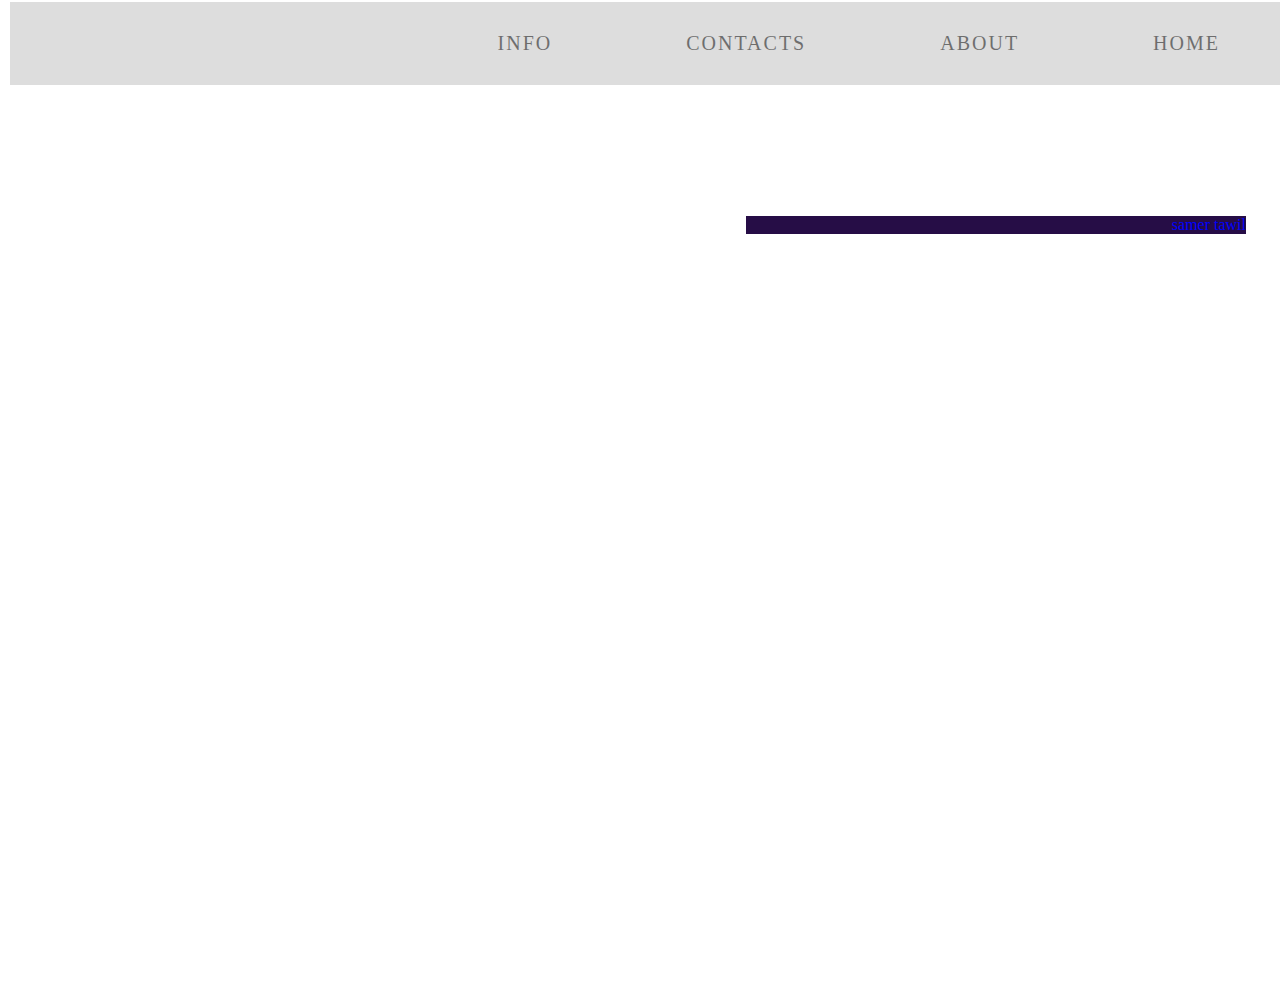
<file: work1/index.html>
<!doctype html>
<html>
<head>
<meta charset="utf-8">
<title>web-site1</title>

<link rel="stylesheet" href="index_css.css">	
	 
</head>
	
<body>
	
	<div >
	
	<ul id="border_id">
	<li><a href="media/IMG_20201217_190156.jpg">HOME</a></li>
	<li><a href="#" >ABOUT</a></li>
		
	<li><a href="#" >CONTACTS</a></li>
	<li><a href="#">INFO</a></li> 
	</ul>
	
	</div>

 <p id="test">samer tawil</p>
</body>
</html>
</file>
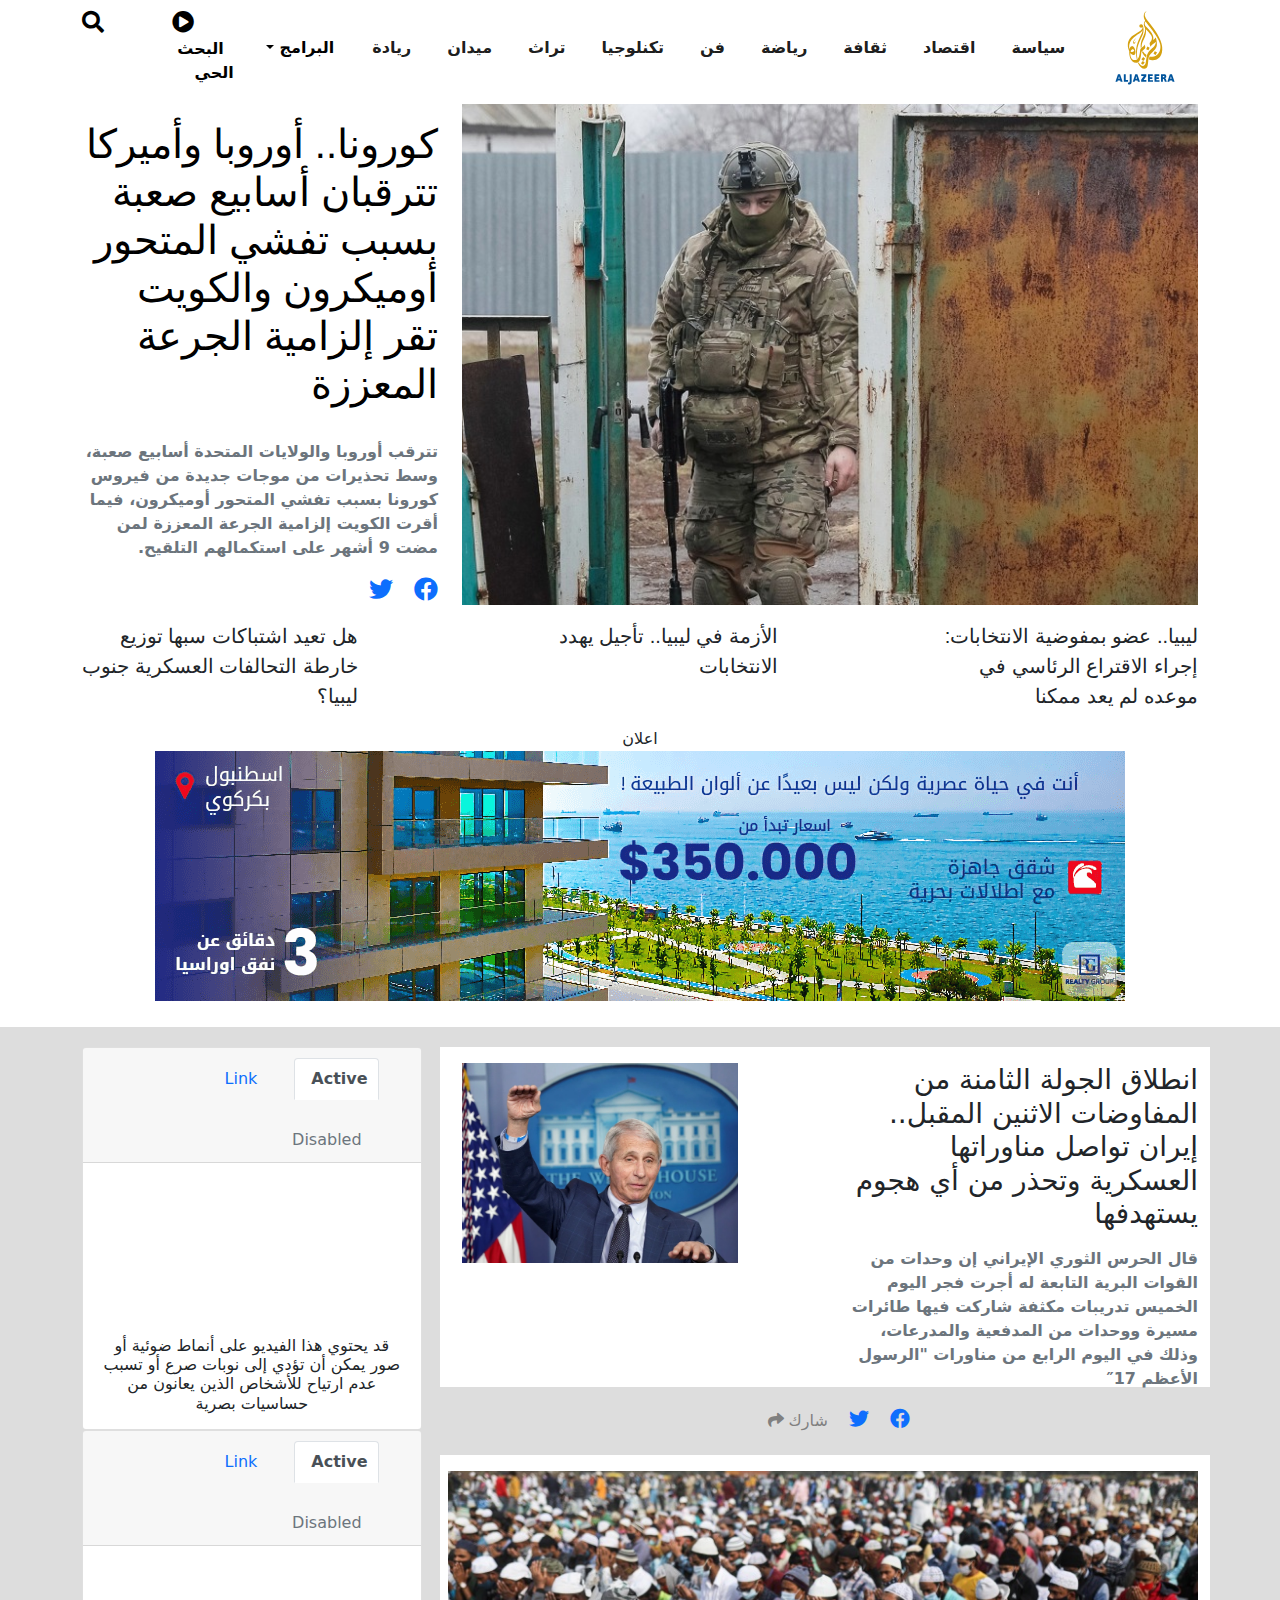
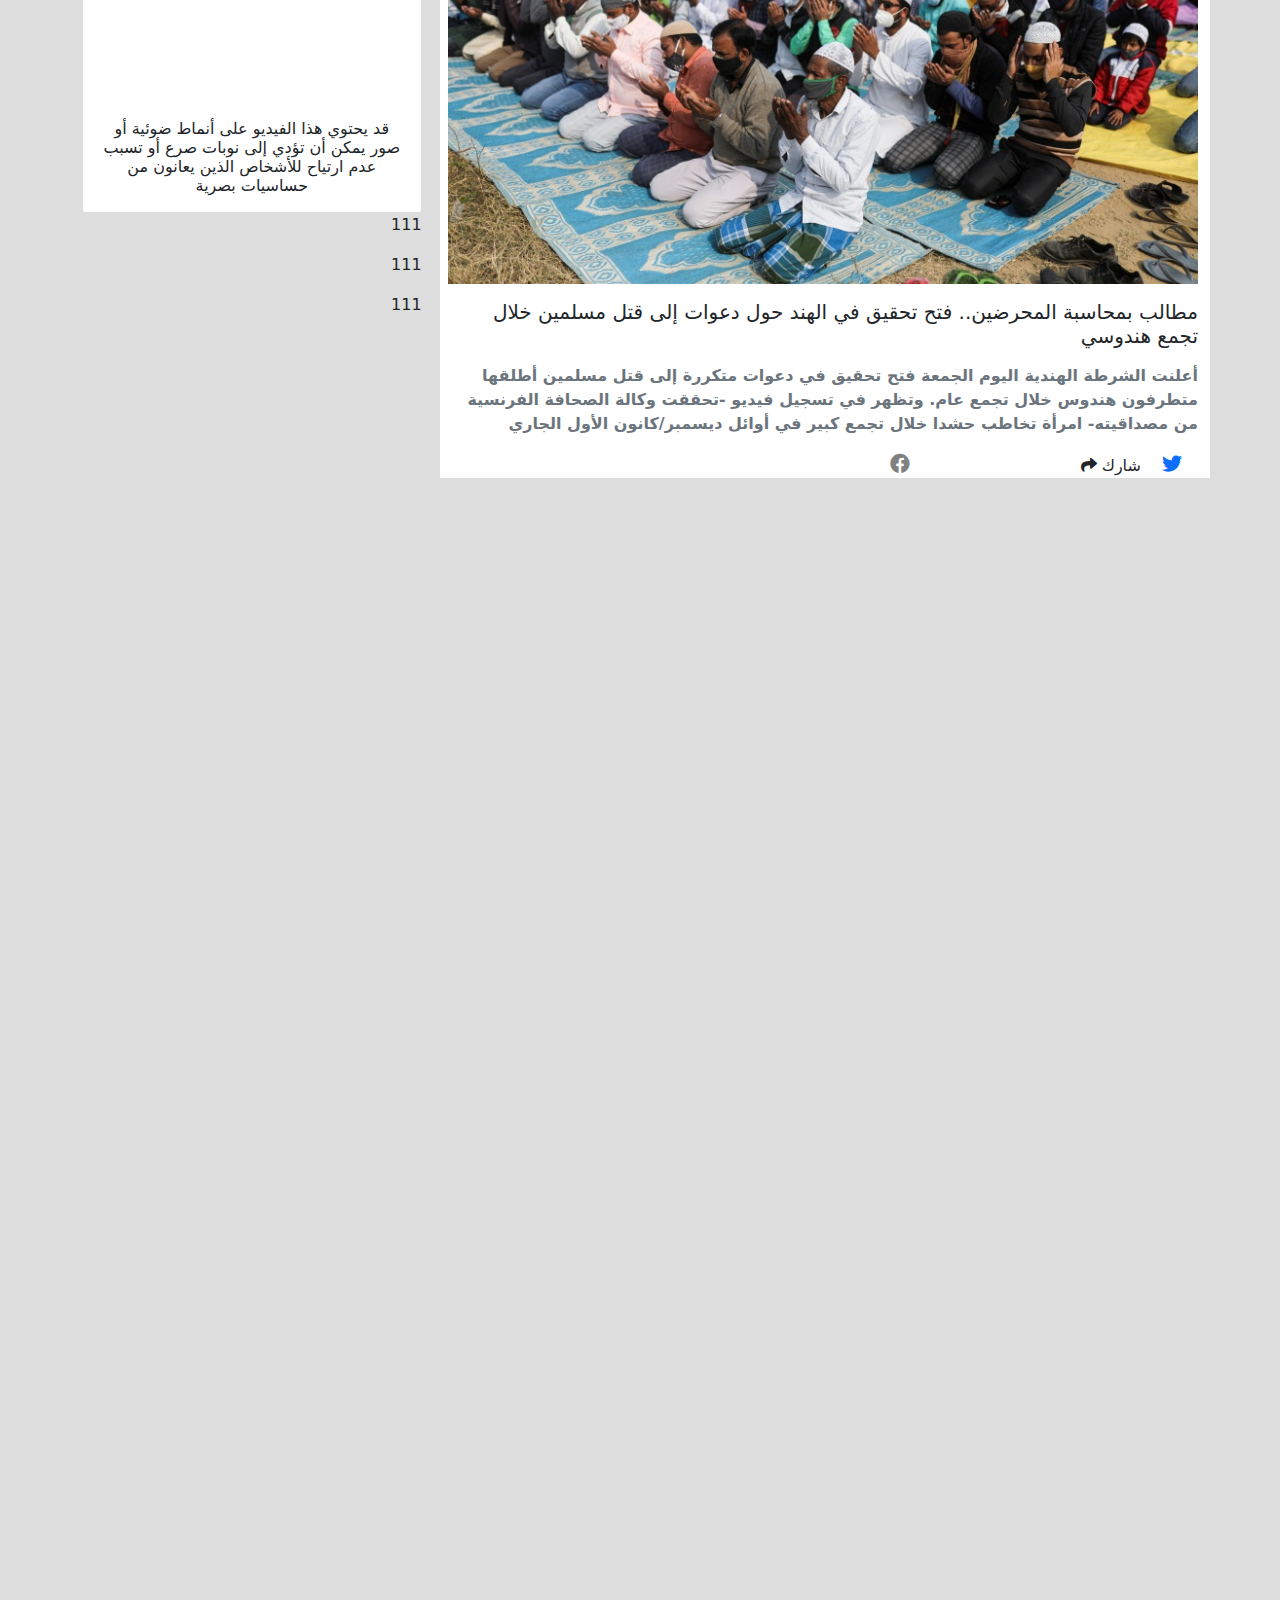
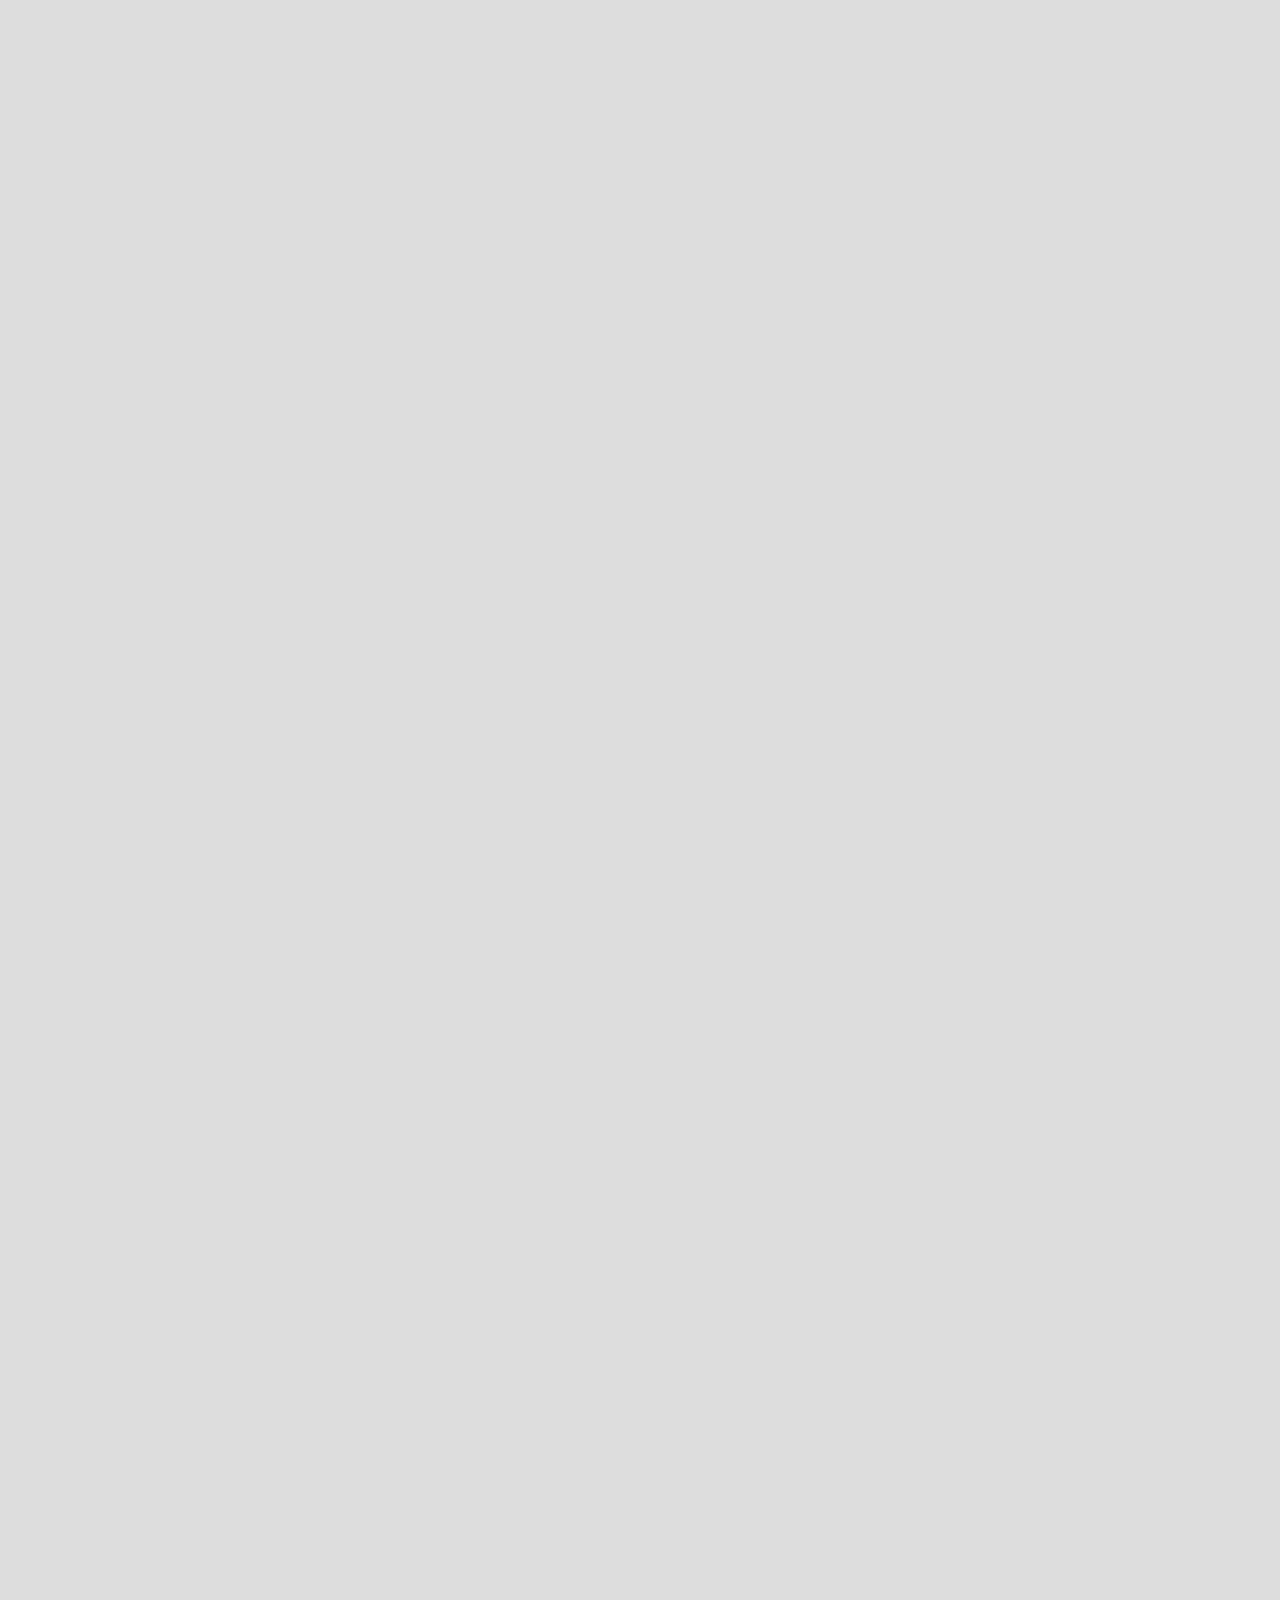
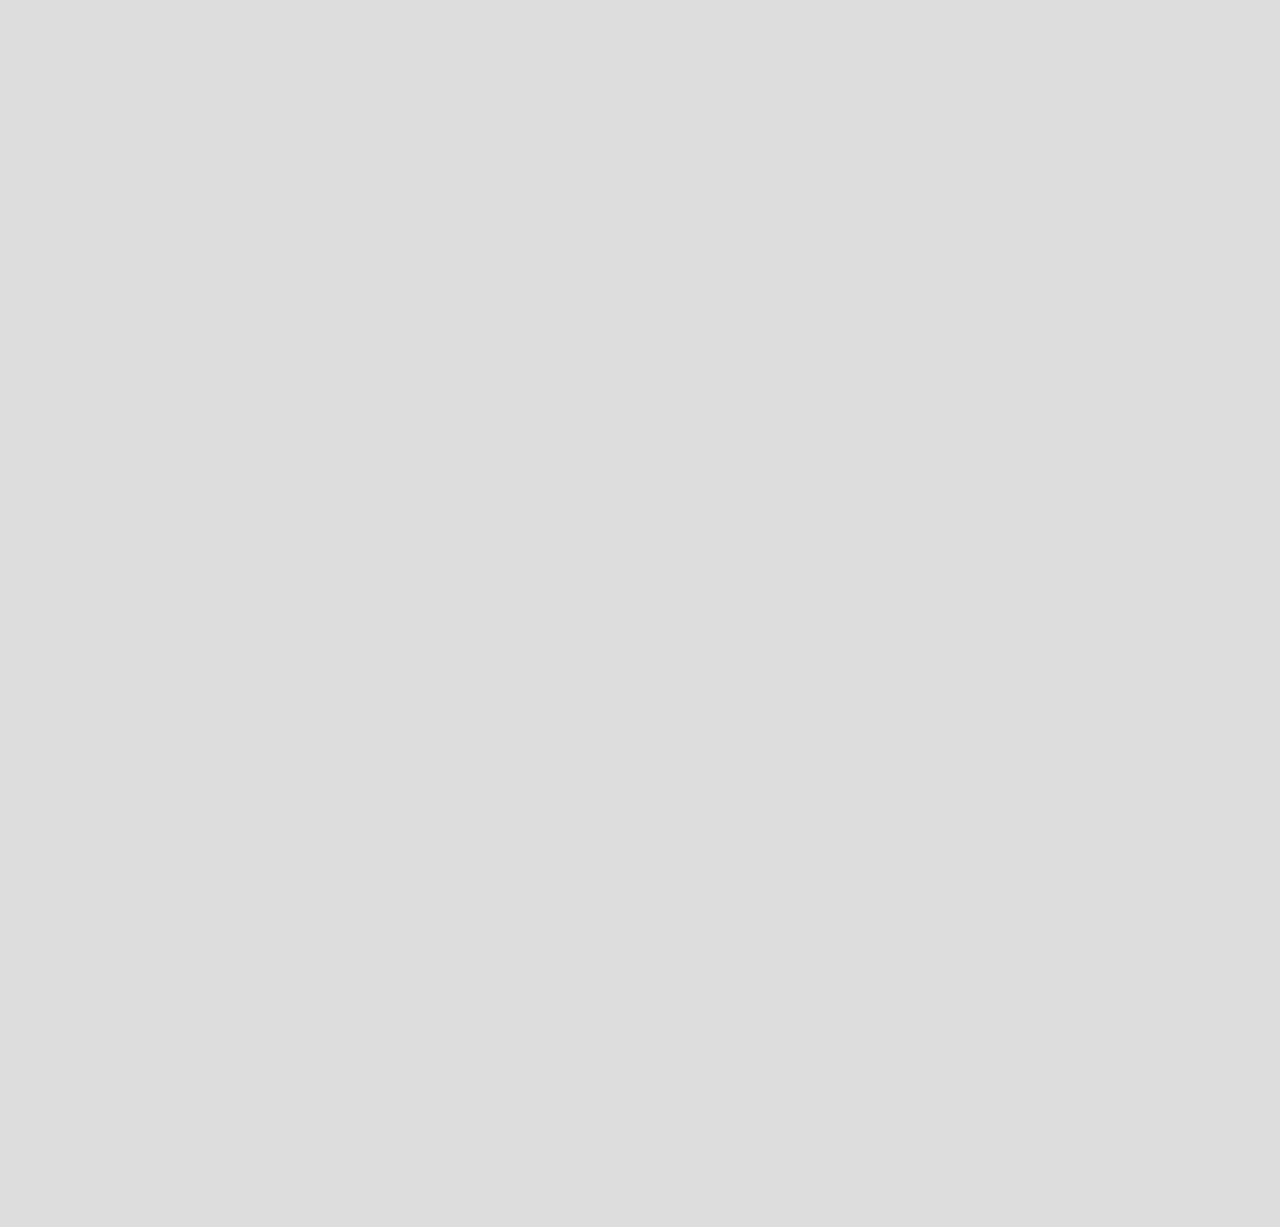
<file: alj_temp1.html>
<!doctype html>
<html lang="ar" align="right" dir="rlt">
<head>
<meta name="viewport" content="width=device-width, initial-scale=1">
<meta charset="utf-8">
<!--<link rel="preconnect" href="https://fonts.googleapis.com">
<link rel="preconnect" href="https://fonts.gstatic.com" crossorigin>
<link href="https://fonts.googleapis.com/css2?family=Raleway:ital,wght@1,500&family=Tajawal&display=swap" rel="stylesheet">-->
<link rel="stylesheet" href="css/all.min.css">
<link rel="stylesheet" href="css/bootstrap.css">
<link rel="stylesheet" href="css/alj_temp1.css">
<title>الجزيرة نت: آخر أخبار اليوم حول العالم</title>
</head>

<body>
<nav class="navbar navbar-expand-lg navbar-light bg-light">
  <div class="container">
    <div class="img_logo"> <a class="navbar-brand" href="#"> <img src="media/al-jazeera-logo.svg"></a> </div>
    <button class="navbar-toggler" type="button" data-bs-toggle="collapse" data-bs-target="#navbarSupportedContent" aria-controls="navbarSupportedContent" aria-expanded="false" aria-label="Toggle navigation"> <span class="navbar-toggler-icon"></span> </button>
    <div class="collapse navbar-collapse" id="navbarSupportedContent">
      <ul class="navbar-nav  mb-2 mb-lg-0">
        <li class="nav-item"> <a class="nav-link active" aria-current="page" href="#">سياسة</a> </li>
        <li class="nav-item"> <a class="nav-link active" href="#">اقتصاد</a> </li>
        <li class="nav-item"> <a class="nav-link active" href="#">ثقافة</a> </li>
        <li class="nav-item"> <a class="nav-link active" aria-current="page" href="#">رياضة</a> </li>
        <li class="nav-item"> <a class="nav-link active" href="#">فن</a> </li>
        <li class="nav-item"> <a class="nav-link active" href="#">تكنلوجيا</a> </li>
        <li class="nav-item"> <a class="nav-link active" aria-current="page" href="#">تراث</a> </li>
        <li class="nav-item"> <a class="nav-link active" href="#">ميدان</a> </li>
        <li class="nav-item"> <a class="nav-link active" href="#">ريادة</a> </li>
        <li class="nav-item dropdown"> <a class="nav-link dropdown-toggle" href="#" id="navbarDropdown" role="button" data-bs-toggle="dropdown" aria-expanded="false"> البرامج </a>
          <ul class="dropdown-menu" aria-labelledby="navbarDropdown">
            <li><a class="dropdown-item" href="#">حوارية</a></li>
            <li><a class="dropdown-item" href="#">استقصائية</a></li>
            <li>
              <hr class="dropdown-divider ">
            </li>
            <li><a class="dropdown-item " href="#">وثائقية</a></li>
          </ul>
        </li>
        <!--<li class="nav-item">
          <a class="nav-link disabled">Disabled</a>
        </li>-->
      </ul>
      <form class="d-flex">
        <!--  <input class="form-control me-2" type="search" placeholder="Search" aria-label="Search">--> 
        <a class="play_id" href="https://www.aljazeera.net/live"><i class="fas fa-play-circle play_id play_icon"></i><span class="play_id ">البحث الحي</span></a> <a href="#"> <i class="fas fa-search play_id search_icon " id="search_id123"  ></i> </a>
      </form>
    </div>
  </div>
</nav>
<div id="search_place" class="search_field_hidde">
  <div class="container">
    <div>
      <input type="text" id="search_field" Autofocus   placeholder="ابحث">
    </div>
    <a href="#"> <i class="fas fa-search search_icon2 " ></i> </a>
    <button type="submit" class="my_search_btn">ابحث</button>
  </div>
</div>
<div class="container">
  <div class="news_p1 row">
    <div class="imge_p1 col-8 pt-2"> <img src="media/image-321.jpg"  alt="not avaliable"> </div>
    <div class="s2 col-4 pt-4 "> <a class="s3">
      <h1>كورونا.. أوروبا وأميركا تترقبان أسابيع صعبة بسبب تفشي المتحور أوميكرون والكويت تقر إلزامية الجرعة المعززة</h1>
      </a><br>
      <p class="text-muted" style="font-weight: bold"> تترقب أوروبا والولايات المتحدة أسابيع صعبة، وسط تحذيرات من موجات جديدة من فيروس كورونا بسبب تفشي المتحور أوميكرون، فيما أقرت الكويت إلزامية الجرعة المعززة لمن مضت 9 أشهر على استكمالهم التلقيح. </p>
      <a class="h4" href="https://www.facebook.com/" target="_blank"><i class="fab fa-facebook"></i></a> <a class="h4 m-3" href="https://twitter.com/login" target="_blank"><i class="fab fa-twitter"></i></a> </div>
  </div>
</div>
<div class="container">
  <div class="news_p2 row justify-content-between">
    <p class="p2_parts col-4 pt-3">ليبيا.. عضو بمفوضية الانتخابات: إجراء الاقتراع الرئاسي في موعده لم يعد ممكنا</p>
    <p class="p2_parts col-4 pt-3">الأزمة في ليبيا.. تأجيل يهدد الانتخابات</p>
    <p class="p2_parts col-4 pt-3">هل تعيد اشتباكات سبها توزيع خارطة التحالفات العسكرية جنوب ليبيا؟</p>
  </div>
</div>
	
	<div class="ads">
	<span>اعلان</span>
	<img src="media/16814158115122933869.png" alt="not available">
	
	</div>
	
<div class ="news_p3 ">
  <div class="container con">
    <div class="contain_all row justify-content-between">
      <div class="right_side bg-white col-6">
		  
        <div class="news_p3_card1 row  justify-content-between ">
			
          <div class="news3_p col-6 ">
            <p class="news3_p1_side s3">
            <h3>انطلاق الجولة الثامنة من المفاوضات الاثنين المقبل.. إيران تواصل مناوراتها العسكرية وتحذر من أي هجوم يستهدفها</h3>
            </p>
            <p class="text-muted" style="font-weight: bold"> قال الحرس الثوري الإيراني إن وحدات من القوات البرية التابعة له أجرت فجر اليوم الخميس تدريبات مكثفة شاركت فيها طائرات مسيرة ووحدات من المدفعية والمدرعات، وذلك في اليوم الرابع من مناورات "الرسول الأعظم 17″</p>
            <div class="news3_icon"> <a class="h5" href="https://www.facebook.com/" target="_blank"><i class="fab fa-facebook"></i></a> <a class="h5 m-3" href="https://twitter.com/login" target="_blank"><i class="fab fa-twitter"></i></a> <span>شارك</span> <i class="fas fa-share" id="share_icon"></i> </div>
          </div>
		  
          <div class="news3_imge_side col-6 mt-3"> <img src="media/RTXKWWXB.jpg" alt="NOT AVAOLABLE">
		  </div>
		  

		
	 
		 <div class="right_side2 bg-white  justify-content-between my-5 ">
			
			 
			 <div class="news3_imge_side2 mt-3"> 
				 <img src="media/RTS3ZW6F.jpg" alt="NOT AVAOLABLE">
		  </div>
			 
          <div class="news3_p">
            <p class="news3_p1_side s3">
            <h5>مطالب بمحاسبة المحرضين.. فتح تحقيق في الهند حول دعوات إلى قتل مسلمين خلال تجمع هندوسي</h5>
            </p>
            <p class="text-muted" style="font-weight: bold">أعلنت الشرطة الهندية اليوم الجمعة فتح تحقيق في دعوات متكررة إلى قتل مسلمين أطلقها متطرفون هندوس خلال تجمع عام.
وتظهر في تسجيل فيديو -تحققت وكالة الصحافة الفرنسية من مصداقيته- امرأة تخاطب حشدا خلال تجمع كبير في أوائل ديسمبر/كانون الأول الجاري </p>
              <a class="h5 news3_icon" href="https://www.facebook.com/" target="_blank"><i class="fab fa-facebook"></i></a> <a class="h5 m-3" href="https://twitter.com/login" target="_blank"><i class="fab fa-twitter"></i></a> <span>شارك</span> <i class="fas fa-share" id="share_icon1"></i>  
          </div>
		  
          
		  
        </div> 
         </div> 
	   
	  
      </div>
      <div class="news_left row col-6">
        <div class="left_side  col-12">
          <div class="card text-center">
            <div class="card-header">
              <ul class="nav nav-tabs card-header-tabs nav_css">
                <li class="nav-item"> <a class="nav-link active" href="#">Active</a> </li>
                <li class="nav-item"> <a class="nav-link" href="#">Link</a> </li>
                <li class="nav-item"> <a class="nav-link disabled" href="#">Disabled</a> </li>
              </ul>
            </div>
            <div class="card-body">
              <div class="embed-responsive embed-responsive-21by9">
                <iframe class="embed-responsive-item" src="https://www.youtube.com/embed/tgbNymZ7vqY"></iframe>
              </div>
              <p class="card-text h6">قد يحتوي هذا الفيديو على أنماط ضوئية أو صور يمكن أن تؤدي إلى نوبات صرع أو تسبب عدم ارتياح للأشخاص الذين يعانون من حساسيات بصرية</p>
            </div>
          </div>
        </div>
        <div class="p_left_news  col-12">
          <div class="card text-center">
            <div class="card-header">
              <ul class="nav nav-tabs card-header-tabs nav_css">
                <li class="nav-item"> <a class="nav-link active" href="#">Active</a> </li>
                <li class="nav-item"> <a class="nav-link" href="#">Link</a> </li>
                <li class="nav-item"> <a class="nav-link disabled" href="#">Disabled</a> </li>
              </ul>
            </div>
            <div class="card-body">
              <div class="embed-responsive embed-responsive-21by9">
                <iframe class="embed-responsive-item" src="https://www.youtube.com/embed/tgbNymZ7vqY"></iframe>
              </div>
              <p class="card-text h6">قد يحتوي هذا الفيديو على أنماط ضوئية أو صور يمكن أن تؤدي إلى نوبات صرع أو تسبب عدم ارتياح للأشخاص الذين يعانون من حساسيات بصرية</p>
            </div>
          </div>
          <p>111</p>
          <p>111</p>
          <p>111</p>
        </div>
      </div>
    </div>
  </div>
</div>
<script src="js/jQuery.js"></script> 
<script src="js/bootstrap.js"></script> 
<script src="js/alj_temp1.js"></script>
</body>
</html>
</file>
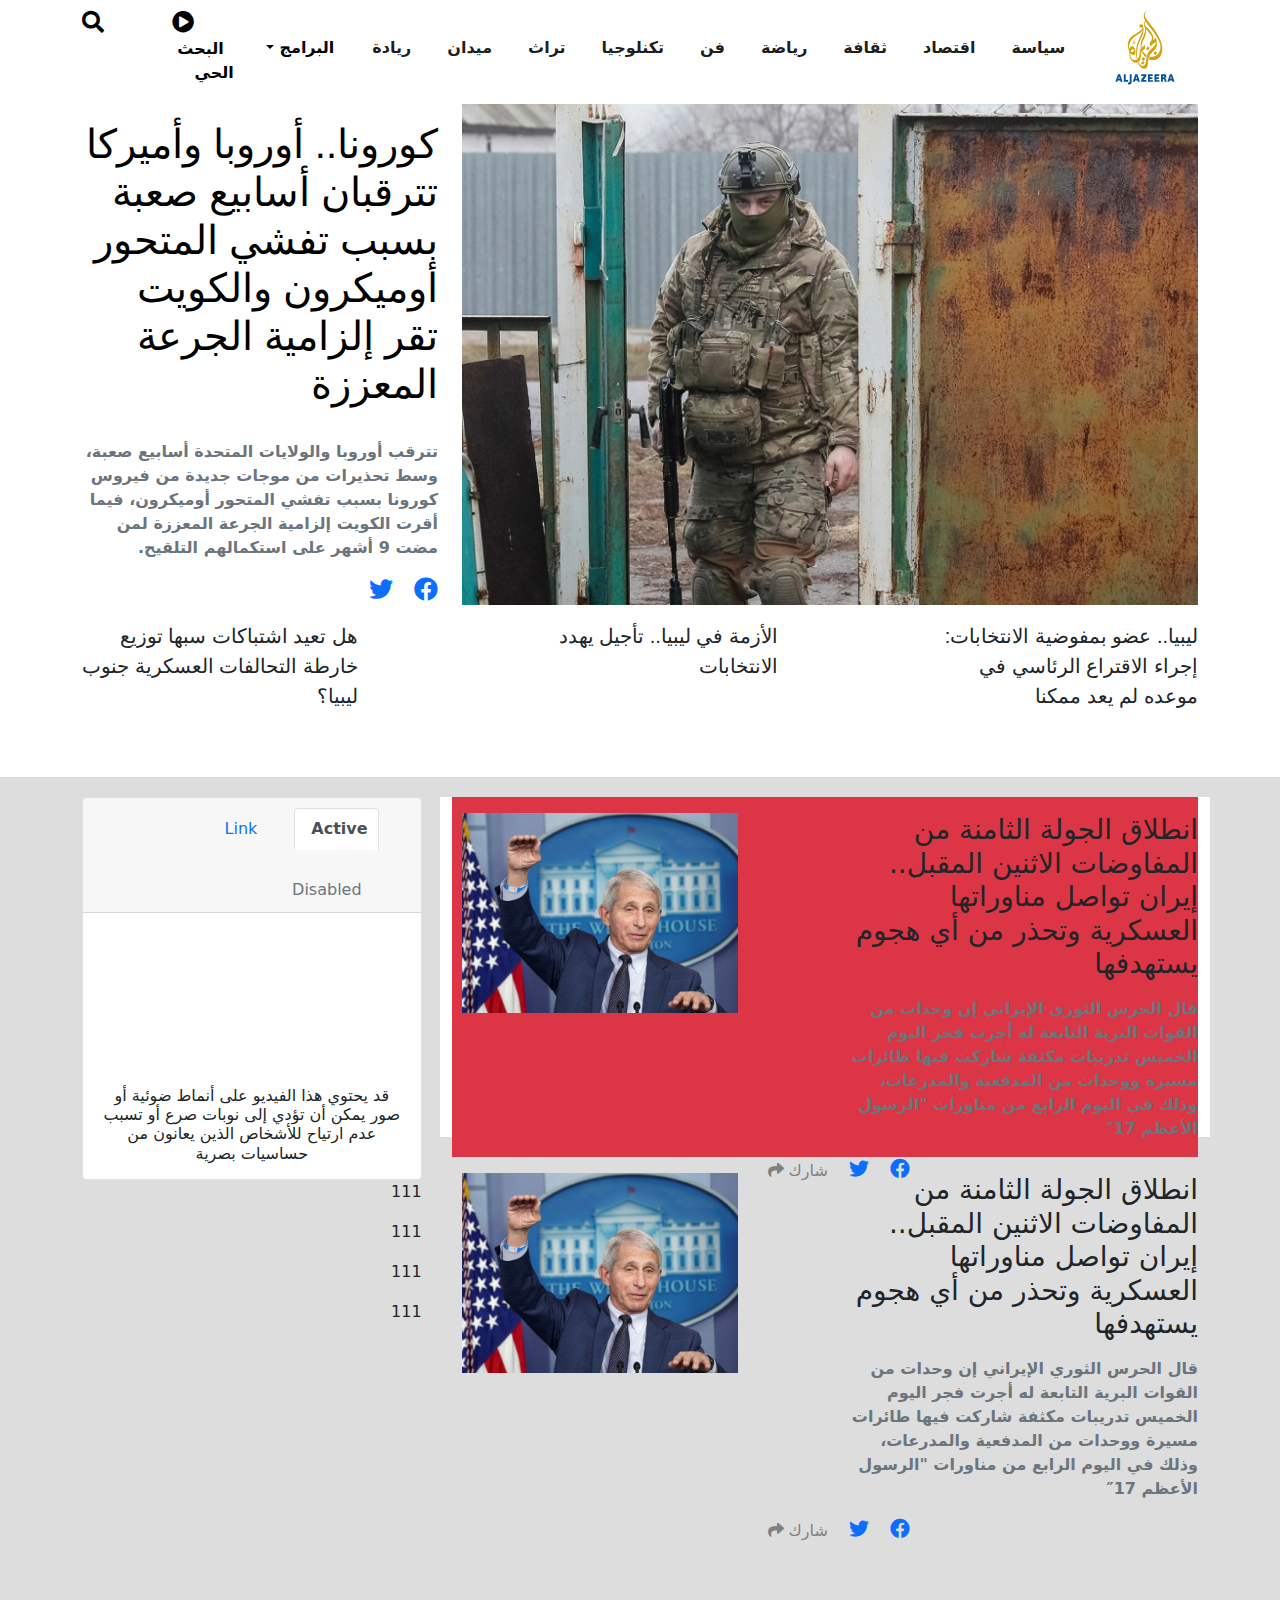
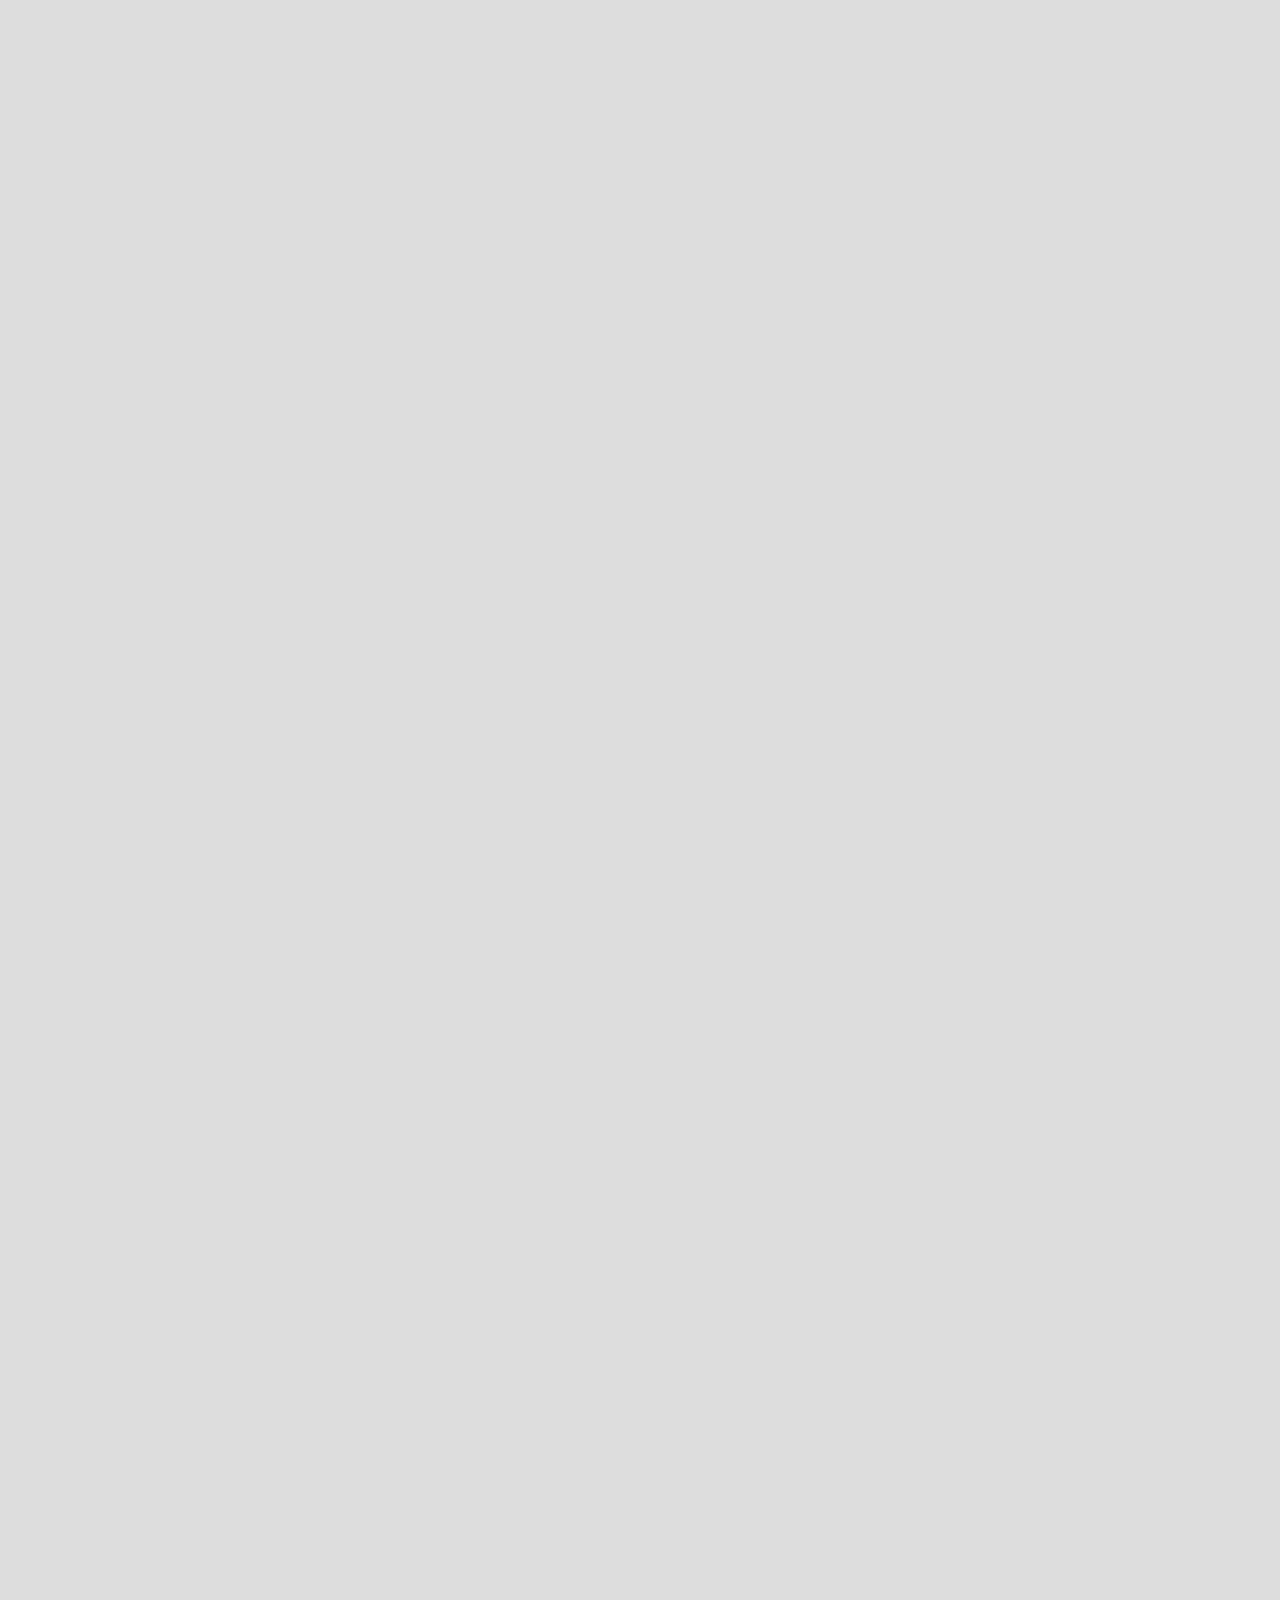
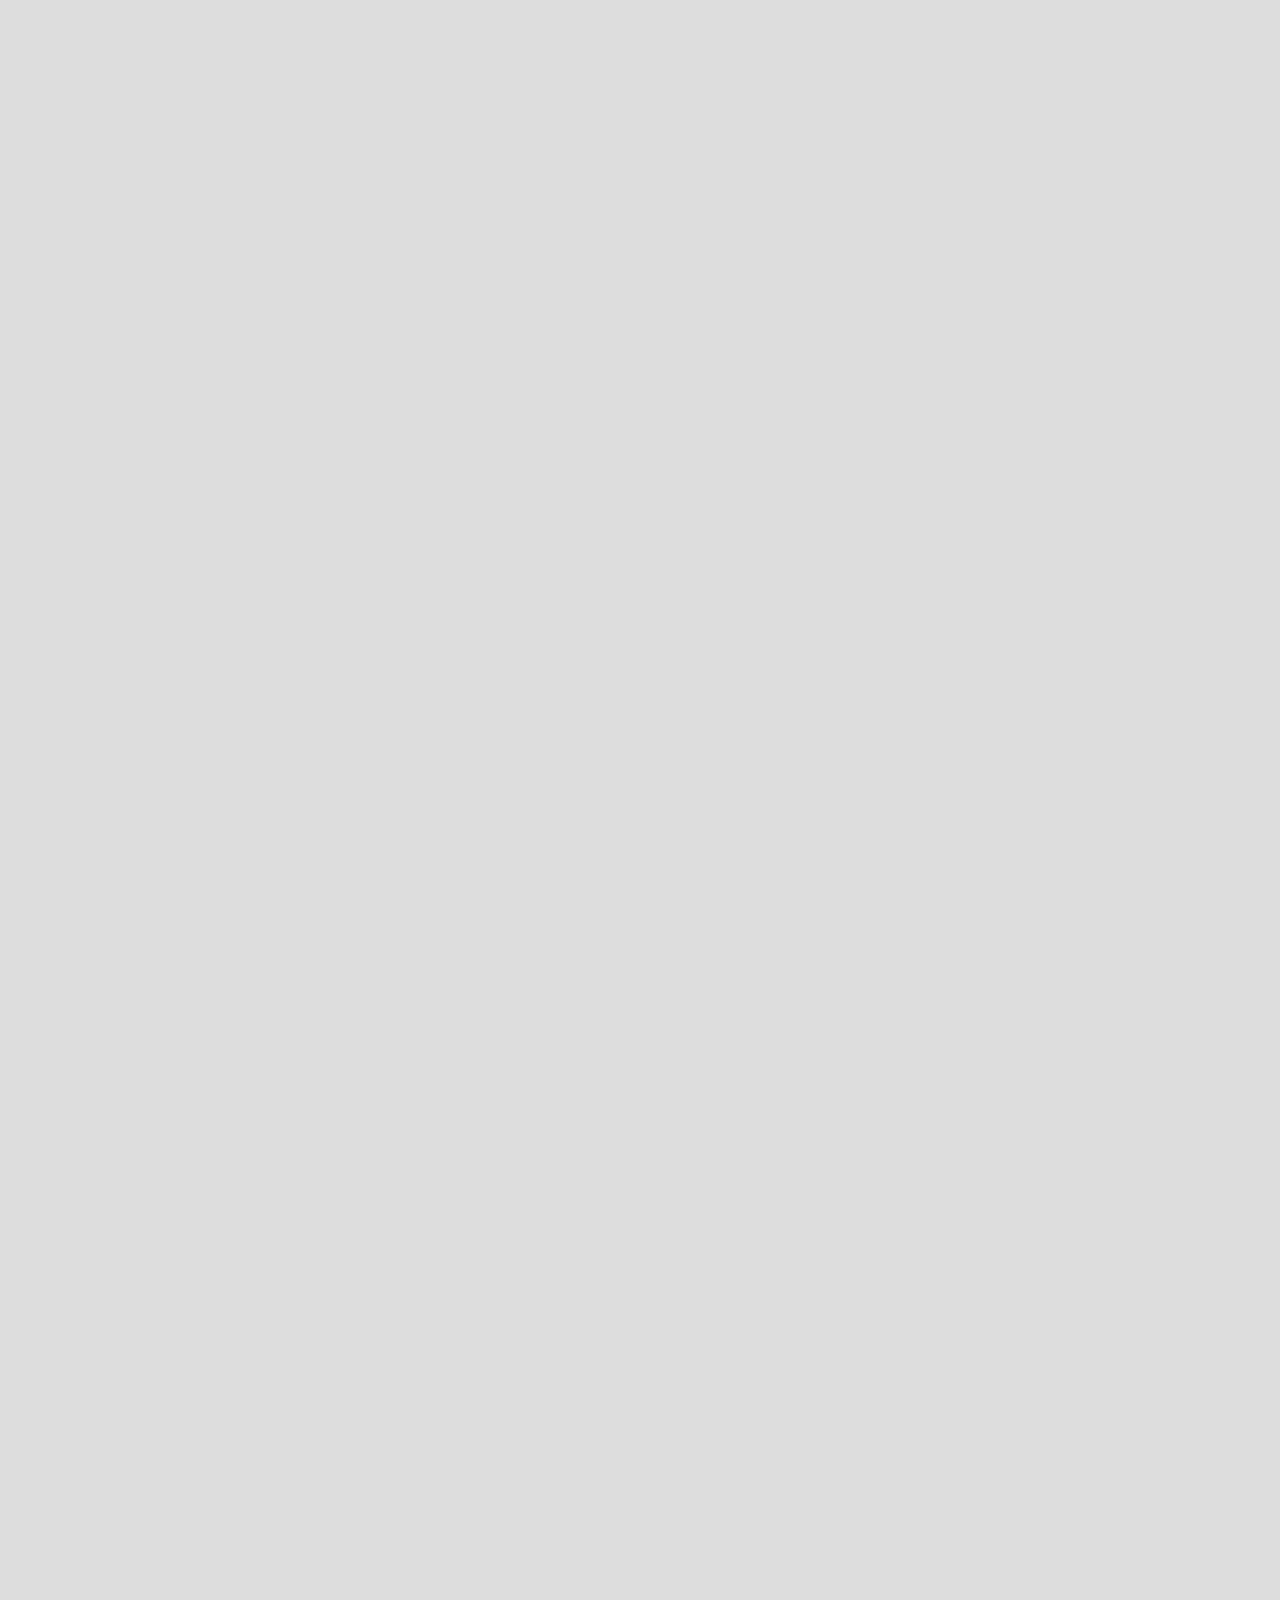
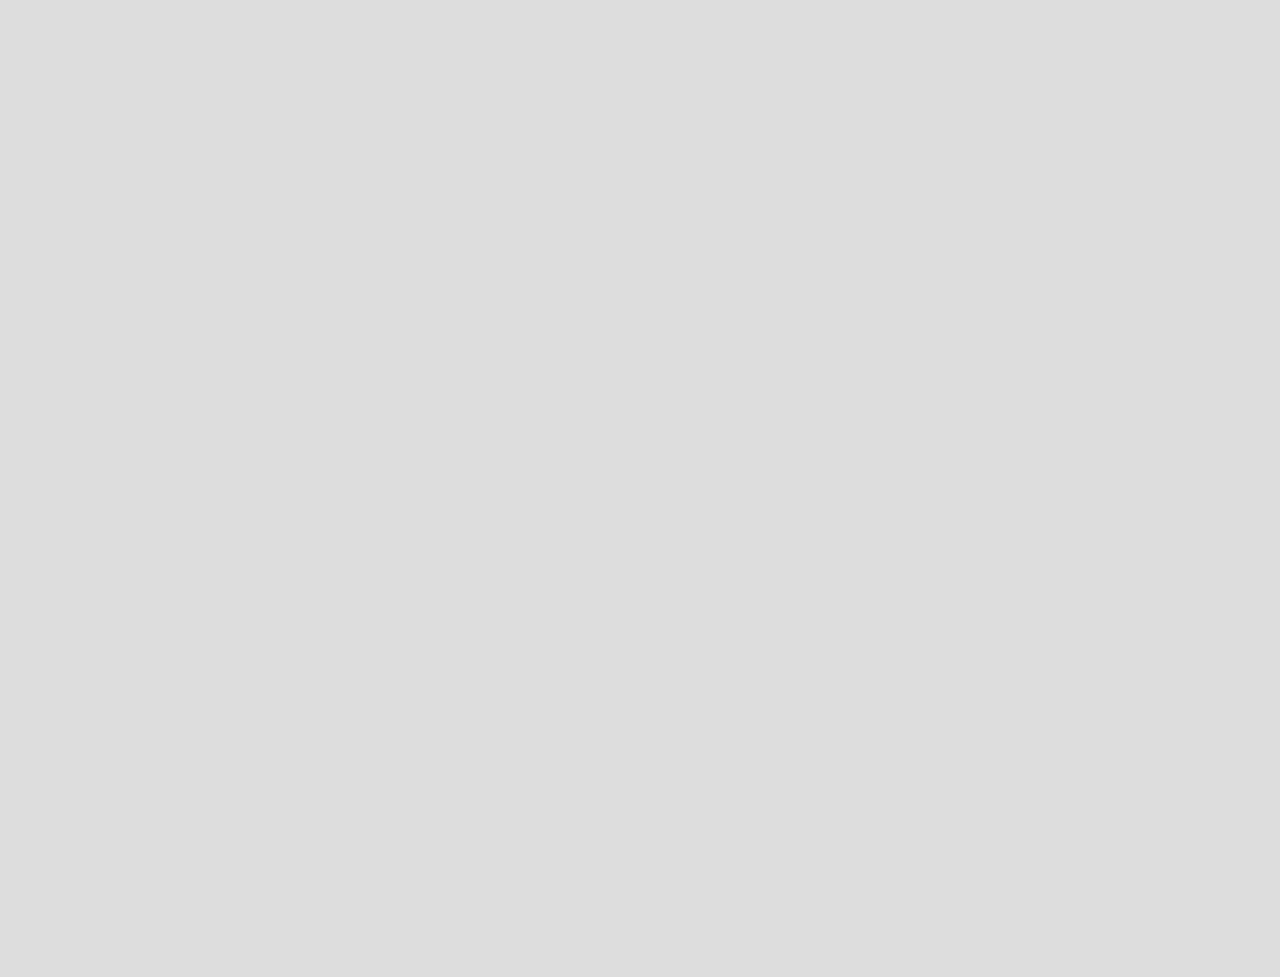
<file: alj_temp2.html>
<!doctype html>
<html lang="ar" align="right" dir="rlt">
<head>
<meta name="viewport" content="width=device-width, initial-scale=1">
<meta charset="utf-8">
<!--<link rel="preconnect" href="https://fonts.googleapis.com">
<link rel="preconnect" href="https://fonts.gstatic.com" crossorigin>
<link href="https://fonts.googleapis.com/css2?family=Raleway:ital,wght@1,500&family=Tajawal&display=swap" rel="stylesheet">-->
<link rel="stylesheet" href="css/all.min.css">
<link rel="stylesheet" href="css/bootstrap.css">
<link rel="stylesheet" href="css/alj_temp1.css">
<title>الجزيرة نت: آخر أخبار اليوم حول العالم</title>
</head>

<body>
<nav class="navbar navbar-expand-lg navbar-light bg-light">
  <div class="container">
    <div class="img_logo"> <a class="navbar-brand" href="#"> <img src="media/al-jazeera-logo.svg"></a> </div>
    <button class="navbar-toggler" type="button" data-bs-toggle="collapse" data-bs-target="#navbarSupportedContent" aria-controls="navbarSupportedContent" aria-expanded="false" aria-label="Toggle navigation"> <span class="navbar-toggler-icon"></span> </button>
    <div class="collapse navbar-collapse" id="navbarSupportedContent">
      <ul class="navbar-nav  mb-2 mb-lg-0">
        <li class="nav-item"> <a class="nav-link active" aria-current="page" href="#">سياسة</a> </li>
        <li class="nav-item"> <a class="nav-link active" href="#">اقتصاد</a> </li>
        <li class="nav-item"> <a class="nav-link active" href="#">ثقافة</a> </li>
        <li class="nav-item"> <a class="nav-link active" aria-current="page" href="#">رياضة</a> </li>
        <li class="nav-item"> <a class="nav-link active" href="#">فن</a> </li>
        <li class="nav-item"> <a class="nav-link active" href="#">تكنلوجيا</a> </li>
        <li class="nav-item"> <a class="nav-link active" aria-current="page" href="#">تراث</a> </li>
        <li class="nav-item"> <a class="nav-link active" href="#">ميدان</a> </li>
        <li class="nav-item"> <a class="nav-link active" href="#">ريادة</a> </li>
        <li class="nav-item dropdown"> <a class="nav-link dropdown-toggle" href="#" id="navbarDropdown" role="button" data-bs-toggle="dropdown" aria-expanded="false"> البرامج </a>
          <ul class="dropdown-menu" aria-labelledby="navbarDropdown">
            <li><a class="dropdown-item" href="#">حوارية</a></li>
            <li><a class="dropdown-item" href="#">استقصائية</a></li>
            <li>
              <hr class="dropdown-divider ">
            </li>
            <li><a class="dropdown-item " href="#">وثائقية</a></li>
          </ul>
        </li>
        <!--<li class="nav-item">
          <a class="nav-link disabled">Disabled</a>
        </li>-->
      </ul>
      <form class="d-flex">
        <!--  <input class="form-control me-2" type="search" placeholder="Search" aria-label="Search">--> 
        <a class="play_id" href="https://www.aljazeera.net/live"><i class="fas fa-play-circle play_id play_icon"></i><span class="play_id ">البحث الحي</span></a> <a href="#"> <i class="fas fa-search play_id search_icon " id="search_id123"  ></i> </a>
      </form>
    </div>
  </div>
</nav>
<div id="search_place" class="search_field_hidde">
  <div class="container">
    <div>
      <input type="text" id="search_field" Autofocus   placeholder="ابحث">
    </div>
    <a href="#"> <i class="fas fa-search search_icon2 " ></i> </a>
    <button type="submit" class="my_search_btn">ابحث</button>
  </div>
</div>
<div class="container">
  <div class="news_p1 row">
    <div class="imge_p1 col-8 pt-2"> <img src="media/image-321.jpg"  alt="not avaliable"> </div>
    <div class="s2 col-4 pt-4 "> <a class="s3">
      <h1>كورونا.. أوروبا وأميركا تترقبان أسابيع صعبة بسبب تفشي المتحور أوميكرون والكويت تقر إلزامية الجرعة المعززة</h1>
      </a><br>
      <p class="text-muted" style="font-weight: bold"> تترقب أوروبا والولايات المتحدة أسابيع صعبة، وسط تحذيرات من موجات جديدة من فيروس كورونا بسبب تفشي المتحور أوميكرون، فيما أقرت الكويت إلزامية الجرعة المعززة لمن مضت 9 أشهر على استكمالهم التلقيح. </p>
      <a class="h4" href="https://www.facebook.com/" target="_blank"><i class="fab fa-facebook"></i></a> <a class="h4 m-3" href="https://twitter.com/login" target="_blank"><i class="fab fa-twitter"></i></a> </div>
  </div>
</div>
<div class="container">
  <div class="news_p2 row justify-content-between">
    <p class="p2_parts col-4 pt-3">ليبيا.. عضو بمفوضية الانتخابات: إجراء الاقتراع الرئاسي في موعده لم يعد ممكنا</p>
    <p class="p2_parts col-4 pt-3">الأزمة في ليبيا.. تأجيل يهدد الانتخابات</p>
    <p class="p2_parts col-4 pt-3">هل تعيد اشتباكات سبها توزيع خارطة التحالفات العسكرية جنوب ليبيا؟</p>
  </div>
</div>
<div class ="news_p3 ">
  <div class="container con">
    <div class="contain_all row justify-content-between">
		
		
      <div class="right_side bg-white col-6">
		  <div class="bg-danger">
        <div class="news_p3_card1 row  justify-content-between ">
          <div class="news3_p col-6 ">
            <p class="news3_p1_side s3">
            <h3>انطلاق الجولة الثامنة من المفاوضات الاثنين المقبل.. إيران تواصل مناوراتها العسكرية وتحذر من أي هجوم يستهدفها</h3>
            </p>
            <p class="text-muted" style="font-weight: bold"> قال الحرس الثوري الإيراني إن وحدات من القوات البرية التابعة له أجرت فجر اليوم الخميس تدريبات مكثفة شاركت فيها طائرات مسيرة ووحدات من المدفعية والمدرعات، وذلك في اليوم الرابع من مناورات "الرسول الأعظم 17″</p>
            <div class="news3_icon"> <a class="h5 " href="https://www.facebook.com/" target="_blank"><i class="fab fa-facebook"></i></a> <a class="h5 m-3" href="https://twitter.com/login" target="_blank"><i class="fab fa-twitter"></i></a> <span>شارك</span> <i class="fas fa-share" id="share_icon"></i> </div>
          </div>
          <div class="news3_imge_side col-6 mt-3"> <img src="media/RTXKWWXB.jpg" alt="NOT AVAOLABLE"> </div>
        </div>
		
		 </div>
	 <div>
		<div class="news_p3_card1 row  justify-content-between ">
          <div class="news3_p col-6 ">
            <p class="news3_p1_side s3">
            <h3>انطلاق الجولة الثامنة من المفاوضات الاثنين المقبل.. إيران تواصل مناوراتها العسكرية وتحذر من أي هجوم يستهدفها</h3>
            </p>
            <p class="text-muted" style="font-weight: bold"> قال الحرس الثوري الإيراني إن وحدات من القوات البرية التابعة له أجرت فجر اليوم الخميس تدريبات مكثفة شاركت فيها طائرات مسيرة ووحدات من المدفعية والمدرعات، وذلك في اليوم الرابع من مناورات "الرسول الأعظم 17″</p>
            <div class="news3_icon"> <a class="h5 " href="https://www.facebook.com/" target="_blank"><i class="fab fa-facebook"></i></a> <a class="h5 m-3" href="https://twitter.com/login" target="_blank"><i class="fab fa-twitter"></i></a> <span>شارك</span> <i class="fas fa-share" id="share_icon1"></i> </div>
          </div>
          <div class="news3_imge_side col-6 mt-3"> <img src="media/RTXKWWXB.jpg" alt="NOT AVAOLABLE"> </div>
        </div>
	 
		 </div>
      </div>
	  
	  
	   
	  
	  
      <div class="news_left row col-6">
        <div class="left_side  col-12">
          <div class="card text-center">
            <div class="card-header">
              <ul class="nav nav-tabs card-header-tabs nav_css">
                <li class="nav-item"> <a class="nav-link active" href="#">Active</a> </li>
                <li class="nav-item"> <a class="nav-link" href="#">Link</a> </li>
                <li class="nav-item"> <a class="nav-link disabled" href="#">Disabled</a> </li>
              </ul>
            </div>
            <div class="card-body"> 
		 
			 <div class="embed-responsive embed-responsive-21by9">
  <iframe class="embed-responsive-item" src="https://www.youtube.com/embed/tgbNymZ7vqY"></iframe>
</div>
	
              <p class="card-text h6">قد يحتوي هذا الفيديو على أنماط ضوئية أو صور يمكن أن تؤدي إلى نوبات صرع أو تسبب عدم ارتياح للأشخاص الذين يعانون من حساسيات بصرية</p>
     
            </div>
          </div>
        </div>
        <div class="p_left_news  col-12">
          <p>111</p>
          <p>111</p>
          <p>111</p>
          <p>111</p>
        </div>
      </div>
    </div>
  </div>
</div>
<script src="js/jQuery.js"></script> 
<script src="js/bootstrap.js"></script> 
<script src="js/alj_temp1.js"></script>
</body>
</html>
</file>
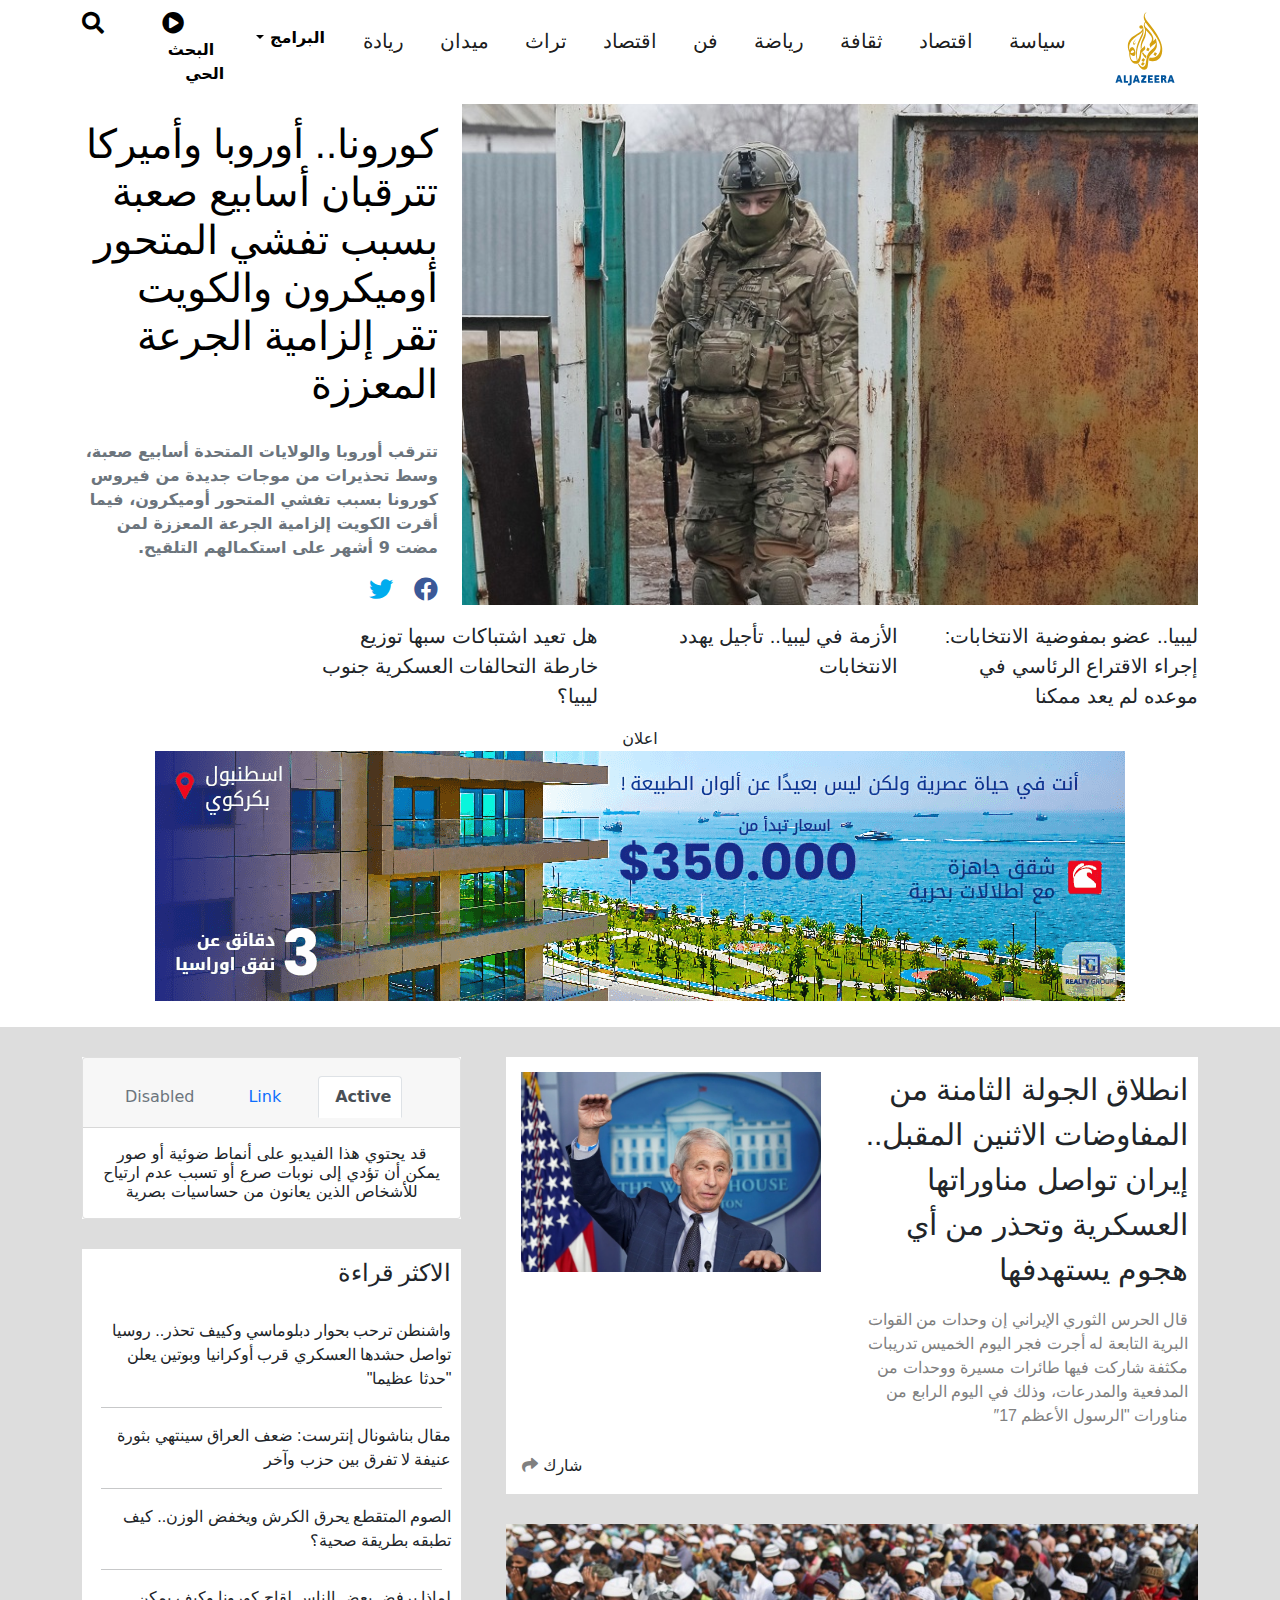
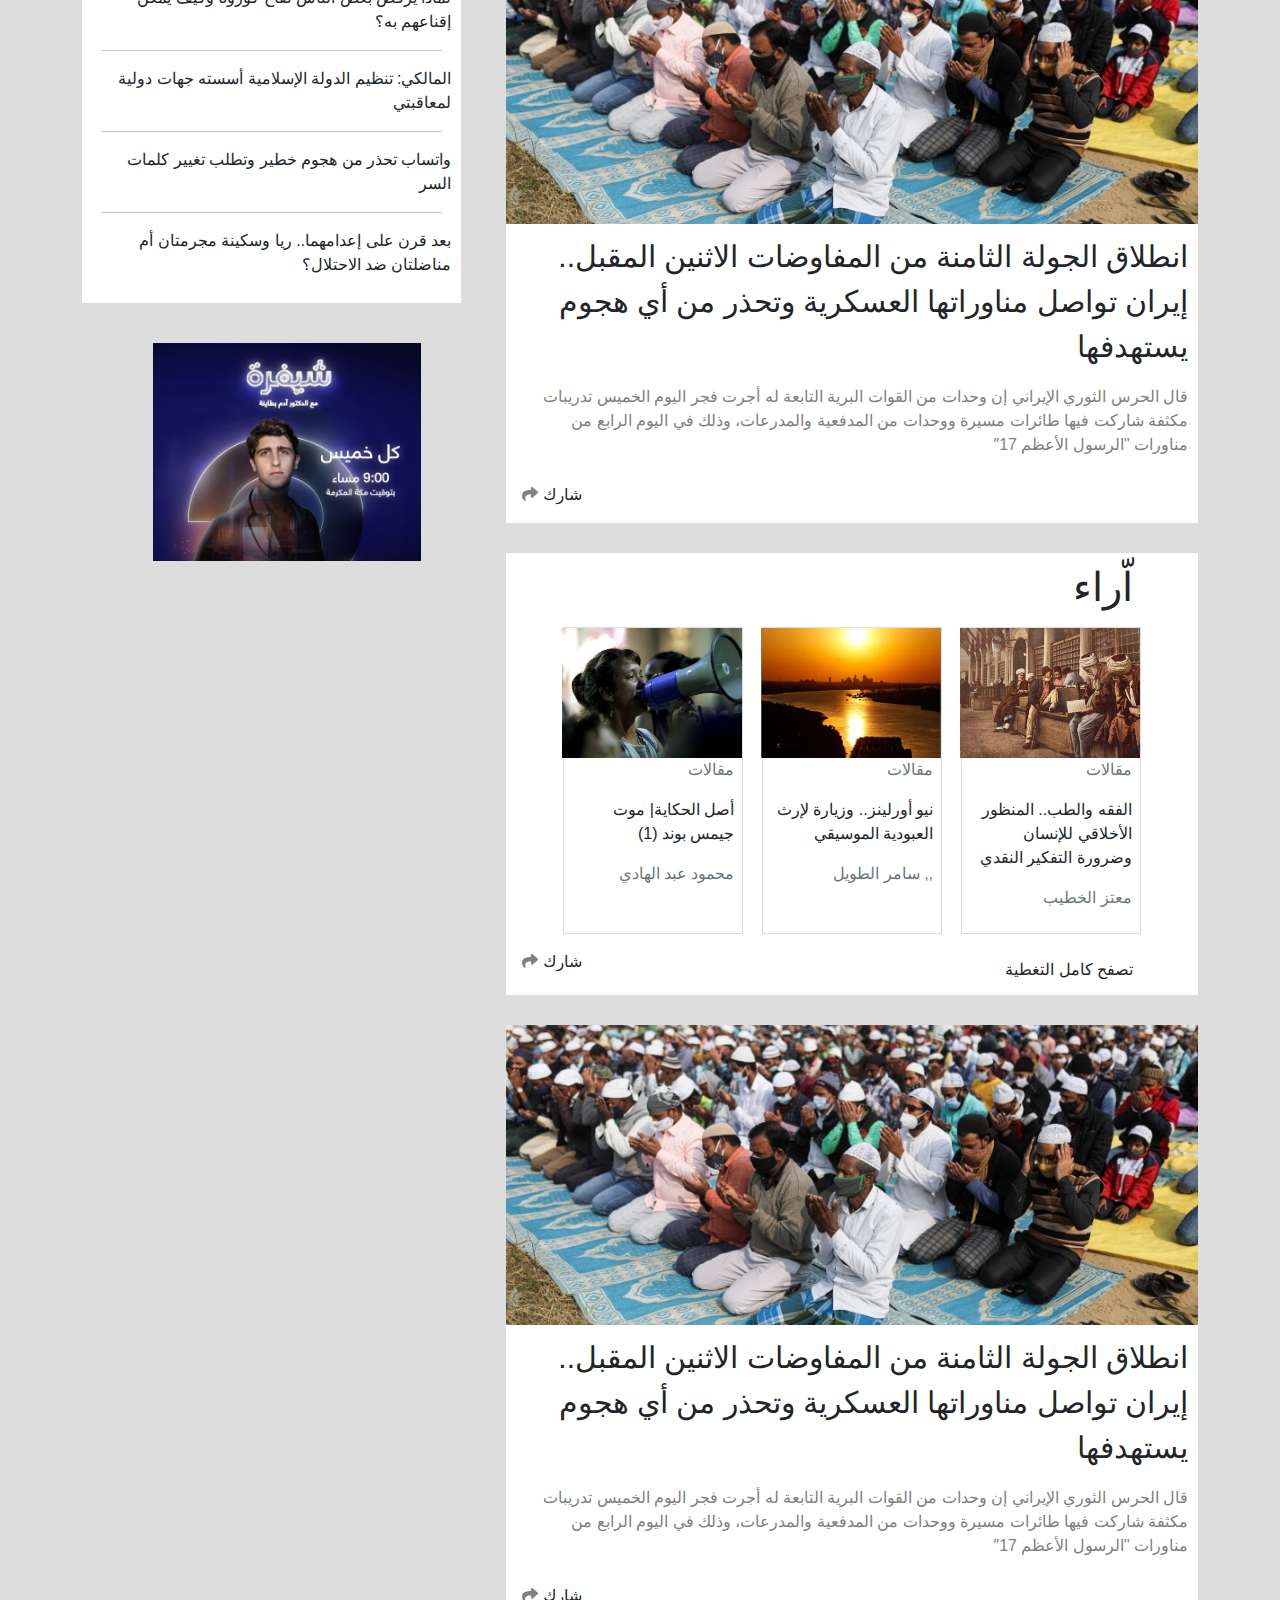
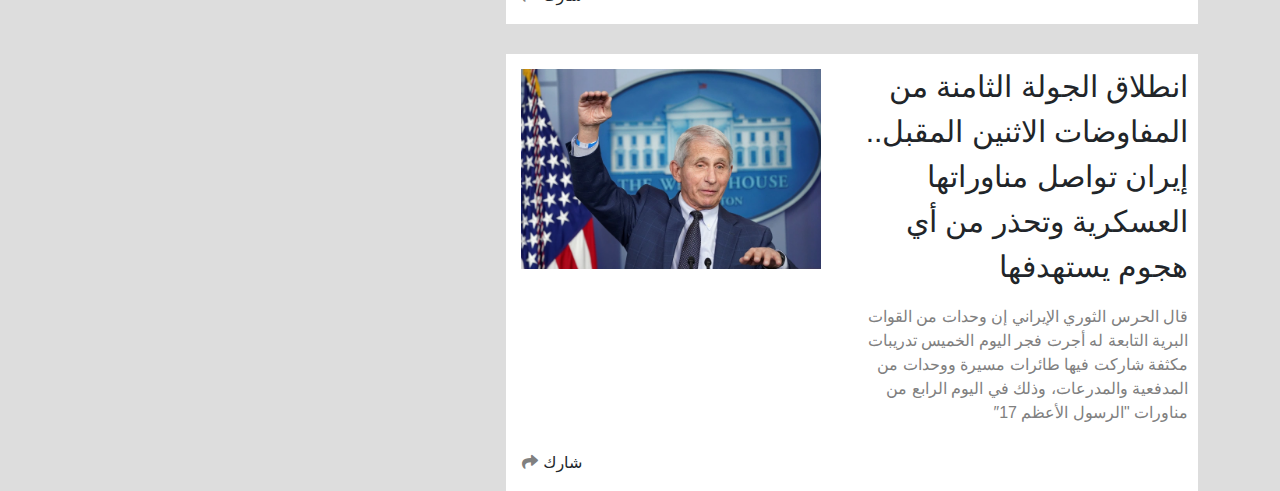
<file: alj_temp3.html>
<!doctype html>
<html lang="ar" align="right" dir="rlt">
<head>
<meta name="viewport" content="width=device-width, initial-scale=1">
<meta charset="utf-8">
<link rel="stylesheet" href="css/all.min.css">
<link rel="stylesheet" href="css/bootstrap.css">
<link rel="stylesheet" href="css/alj_temp3.css">
<title>الجزيرة نت: آخر أخبار اليوم حول العالم</title>
</head>

<body>
<nav class="navbar navbar-expand-lg navbar-light bg-light">
  <div class="container">
    <div class="img_logo"> <a class="navbar-brand" href="#"> <img src="media/al-jazeera-logo.svg"></a> </div>
    <button class="navbar-toggler" type="button" data-bs-toggle="collapse" data-bs-target="#navbarSupportedContent" aria-controls="navbarSupportedContent" aria-expanded="false" aria-label="Toggle navigation"> <span class="navbar-toggler-icon"></span> </button>
    <div class="collapse navbar-collapse" id="navbarSupportedContent">
      <ul class="navbar-nav  mb-2 mb-lg-0">
        <li class="nav-item"> <a class="nav-link active" aria-current="page" href="#"><p class="dd">سياسة</p></a> </li>
        <li class="nav-item"> <a class="nav-link active" href="#"><p class="dd">اقتصاد</p></a> </li>
        <li class="nav-item"> <a class="nav-link active" href="#"><p class="dd">ثقافة</p></a> </li>
        <li class="nav-item"> <a class="nav-link active" aria-current="page" href="#"><p class="dd">رياضة</p></a> </li>
        <li class="nav-item"> <a class="nav-link active" href="#"><p class="dd">فن</p></a> </li>
        <li class="nav-item"> <a class="nav-link active" href="#"><p class="dd">اقتصاد</p></a> </li>
        <li class="nav-item"> <a class="nav-link active" aria-current="page" href="#"><p class="dd">تراث</p></a> </li>
        <li class="nav-item"> <a class="nav-link active" href="#"><p class="dd">ميدان</p></a> </li>
        <li class="nav-item"> <a class="nav-link active" href="#"><p class="dd">ريادة</p></a> </li>
        <li class="nav-item dropdown"> <a class="nav-link dropdown-toggle" href="#" id="navbarDropdown" role="button" data-bs-toggle="dropdown" aria-expanded="false"> البرامج </a>
          <ul class="dropdown-menu" aria-labelledby="navbarDropdown">
            <li><a class="dropdown-item" href="#">حوارية</a></li>
            <li><a class="dropdown-item" href="#">استقصائية</a></li>
            <li>
              <hr class="dropdown-divider ">
            </li>
            <li><a class="dropdown-item " href="#">وثائقية</a></li>
          </ul>
        </li>
      </ul>
      <form class="d-flex">
        <a class="play_id" href="https://www.aljazeera.net/live"><i class="fas fa-play-circle play_id play_icon"></i><span class="play_id ">البحث الحي</span></a> <a href="#"> <i class="fas fa-search play_id search_icon " id="search_id123"  ></i> </a>
      </form>
    </div>
  </div>
</nav>

<div id="search_place" class="search_field_hidde">
  <div class="container">
    <div style="width: 100%;">
      <input type="text" id="search_field" Autofocus   placeholder="ابحث">
    </div>
    <a href="#"> <i class="fas fa-search search_icon2 " ></i> </a>
    <button type="submit" class="my_search_btn">ابحث</button>
  </div>
</div>
<div class="container" style="padding-top: 6rem;">
  <div class="news_p1 row">
    <div class="imge_p1 col-8 pt-2"> <img src="media/image-321.jpg"  alt="not avaliable"> </div>
    <div class="s2 col-4 pt-4 "> <a class="s3">
      <h1>كورونا.. أوروبا وأميركا تترقبان أسابيع صعبة بسبب تفشي المتحور أوميكرون والكويت تقر إلزامية الجرعة المعززة</h1>
      </a><br>
      <p class="text-muted" style="font-weight: bold"> تترقب أوروبا والولايات المتحدة أسابيع صعبة، وسط تحذيرات من موجات جديدة من فيروس كورونا بسبب تفشي المتحور أوميكرون، فيما أقرت الكويت إلزامية الجرعة المعززة لمن مضت 9 أشهر على استكمالهم التلقيح. </p>
      <a class="h4" href="https://www.facebook.com/" target="_blank"><i class="fab fa-facebook" style="display: inline-block"></i></a> <a class="h4 m-3" href="https://twitter.com/login" target="_blank"><i class="fab fa-twitter" style="display: inline-block;"></i></a> </div>
  </div>
</div>
<div class="container">
  <div class="news_p2 row justify-content-between">
    <p class="p2_parts col-4 pt-3">ليبيا.. عضو بمفوضية الانتخابات: إجراء الاقتراع الرئاسي في موعده لم يعد ممكنا</p>
    <p class="p2_parts col-4 pt-3">الأزمة في ليبيا.. تأجيل يهدد الانتخابات</p>
    <p class="p2_parts col-4 pt-3">هل تعيد اشتباكات سبها توزيع خارطة التحالفات العسكرية جنوب ليبيا؟</p>
  </div>
</div>
<div class="ads"> <span>اعلان</span> <img src="media/16814158115122933869.png" alt="not available"> </div>
<div class="part3">
  <div class="container">
    <div class="right_side">
      <div class="right_card1"> <!--flex-->
        <div class="right_card1_p">
          <p class="main_news_p" >انطلاق الجولة الثامنة من المفاوضات الاثنين المقبل.. إيران تواصل مناوراتها العسكرية وتحذر من أي هجوم يستهدفها</p>
          <p  class="sub_news_p">قال الحرس الثوري الإيراني إن وحدات من القوات البرية التابعة له أجرت فجر اليوم الخميس تدريبات مكثفة شاركت فيها طائرات مسيرة ووحدات من المدفعية والمدرعات، وذلك في اليوم الرابع من مناورات "الرسول الأعظم 17″</p>
        </div>
        <div class="right_card1_img"> <img src="media/RTXKWWXB.jpg" alt="not"> </div>
      </div>
      <div class="news3_icons bg-white px-3 pb-3" style="width:100%;text-align: left;"> <i class="fab fa-facebook"></i> <i class="fab fa-twitter px-2" ></i> <span>شارك</span> <i class="fas fa-share" style="color: gray"  id="share_icon"></i> </div>
      <div class="right_card2">
        <div class="right_card2_img"> <img src="media/RTS3ZW6F.jpg" alt="not"> </div>
        <div class="right_card2_p">
          <p class="main_news_p">انطلاق الجولة الثامنة من المفاوضات الاثنين المقبل.. إيران تواصل مناوراتها العسكرية وتحذر من أي هجوم يستهدفها</p>
          <p  class="sub_news_p">قال الحرس الثوري الإيراني إن وحدات من القوات البرية التابعة له أجرت فجر اليوم الخميس تدريبات مكثفة شاركت فيها طائرات مسيرة ووحدات من المدفعية والمدرعات، وذلك في اليوم الرابع من مناورات "الرسول الأعظم 17″</p>
        </div>
        <div class="news3_icons bg-white px-3 pb-3" style="width:100%;text-align: left;"> <i class="fab fa-facebook"></i> <i class="fab fa-twitter px-2" ></i> <span>شارك</span> <i class="fas fa-share" style="color: gray"  id="share_icon2"></i> </div>
      </div>
      <div>
        <h1 class="news3_head alj_font">اّراء</h1>
      </div>
      <div class="right_card1 margin_0_css  justify-content-around px-5 py-3"> <!--flex-->
        
        <div class="news3_multi_card">
          <div class="right_card3_img"> <img src="media/علماء-كفرهم-الفقهاء.jpg" alt="not"> </div>
          <p class="text-muted alj_font px-2">مقالات</p>
          <p class="left_news3_p px-2">الفقه والطب.. المنظور الأخلاقي للإنسان وضرورة التفكير النقدي</p>
          <p class="text-muted alj_font px-2">معتز الخطيب</p>
        </div>
        <div class="news3_multi_card">
          <div class="right_card3_img"> <img src="media/596542c6-08e0-4937-9a2b-e53ebccd777e.jpg" alt="not"> </div>
          <p class="text-muted alj_font px-2">مقالات</p>
          <p class="left_news3_p px-2">نيو أورلينز.. وزيارة لإرث العبودية الموسيقي</p>
          <p class="text-muted alj_font px-2"> ,, سامر الطويل</p>
        </div>
        <div class="news3_multi_card">
          <div class="right_card3_img"> <img src="media/8824c2fd-bab9-4d6c-bef0-de218290e999.jpg" alt="not"> </div>
          <p class="text-muted alj_font px-2">مقالات</p>
          <p class="left_news3_p px-2">أصل الحكاية| موت جيمس بوند (1)</p>
          <p class="text-muted alj_font px-2">محمود عبد الهادي</p>
        </div>
      </div>
      <div class="news3_footer"> <!--flex-->
        <h6 class="news3_head alj_font pb-3">تصفح كامل التغطية</h6>
        <div class="news3_icons bg-white px-3 pb-3" style="width:100%;text-align: left;"> <i class="fab fa-facebook" ></i> <i class="fab fa-twitter px-2" ></i> <span>شارك</span> <i class="fas fa-share" style="color: gray"  id="share_icon3"></i> </div>
      </div>
      <!--end of flex-->
      
      <div class="right_card2"> <!--flex-->
        <div class="right_card2_img"> <img src="media/RTS3ZW6F.jpg" alt="not"> </div>
        <div class="right_card2_p">
          <p class="main_news_p">انطلاق الجولة الثامنة من المفاوضات الاثنين المقبل.. إيران تواصل مناوراتها العسكرية وتحذر من أي هجوم يستهدفها</p>
          <p  class="sub_news_p">قال الحرس الثوري الإيراني إن وحدات من القوات البرية التابعة له أجرت فجر اليوم الخميس تدريبات مكثفة شاركت فيها طائرات مسيرة ووحدات من المدفعية والمدرعات، وذلك في اليوم الرابع من مناورات "الرسول الأعظم 17″</p>
        </div>
        <div class="news3_icons bg-white px-3 pb-3" style="width:100%;text-align: left;"> <i class="fab fa-facebook" ></i> <i class="fab fa-twitter px-2" ></i> <span>شارك</span> <i class="fas fa-share" style="color: gray"  id="share_icon4"></i> </div>
      </div>
      <!--end of flex-->
      
      <div class="right_card1"> <!--flex-->
        <div class="right_card1_p">
          <p class="main_news_p" >انطلاق الجولة الثامنة من المفاوضات الاثنين المقبل.. إيران تواصل مناوراتها العسكرية وتحذر من أي هجوم يستهدفها</p>
          <p  class="sub_news_p">قال الحرس الثوري الإيراني إن وحدات من القوات البرية التابعة له أجرت فجر اليوم الخميس تدريبات مكثفة شاركت فيها طائرات مسيرة ووحدات من المدفعية والمدرعات، وذلك في اليوم الرابع من مناورات "الرسول الأعظم 17″</p>
        </div>
        <div class="right_card1_img"> <img src="media/RTXKWWXB.jpg" alt="not"> </div>
      </div>
      <!--end of flex-->
      <div class="news3_icons bg-white px-3 pb-3" style="width:100%;text-align: left;"> <i class="fab fa-facebook" id="face5"  ></i> <i class="fab fa-twitter px-2 " id="twitter5"></i> <span>شارك</span> <i class="fas fa-share" style="color: gray"  id="share_icon5"></i> </div>
    </div>
    <div class="left_side">
      <div class="left_card1">
        <div class="card text-center">
          <div class="card-header">
            <ul class="nav nav-tabs card-header-tabs nav_css">
              <li class="nav-item"> <a class="nav-link active" href="#">Active</a> </li>
              <li class="nav-item"> <a class="nav-link" href="#">Link</a> </li>
              <li class="nav-item"> <a class="nav-link disabled" href="#">Disabled</a> </li>
            </ul>
          </div>
          <div class="card-body">
            <div class="embed-responsive embed-responsive-21by9"> 
              <!-- <iframe class="embed-responsive-item" src="..."></iframe>--> 
              <!--src="https://www.youtube.com/embed/tgbNymZ7vqY"></iframe>--> 
            </div>
            <p class="card-text h6">قد يحتوي هذا الفيديو على أنماط ضوئية أو صور يمكن أن تؤدي إلى نوبات صرع أو تسبب عدم ارتياح للأشخاص الذين يعانون من حساسيات بصرية</p>
          </div>
        </div>
      </div>
      <div>
        <div class="left_news_col">
          <p class="h4 alj_font">الاكثر قراءة</p>
          <br>
          <p class="left_news3_p">واشنطن ترحب بحوار دبلوماسي وكييف تحذر.. روسيا تواصل حشدها العسكري قرب أوكرانيا وبوتين يعلن "حدثا عظيما"</p>
          <div class="oo">
            <hr>
          </div>
          <p class="left_news3_p">مقال بناشونال إنترست: ضعف العراق سينتهي بثورة عنيفة لا تفرق بين حزب وآخر</p>
          <div class="oo">
            <hr>
          </div>
          <p class="left_news3_p">الصوم المتقطع يحرق الكرش ويخفض الوزن.. كيف تطبقه بطريقة صحية؟</p>
          <div class="oo">
            <hr>
          </div>
          <p class="left_news3_p">لماذا يرفض بعض الناس لقاح كورونا وكيف يمكن إقناعهم به؟</p>
          <div class="oo">
            <hr>
          </div>
          <p class="left_news3_p">المالكي: تنظيم الدولة الإسلامية أسسته جهات دولية لمعاقبتي</p>
          <div class="oo">
            <hr>
          </div>
          <p class="left_news3_p">واتساب تحذر من هجوم خطير وتطلب تغيير كلمات السر</p>
          <div class="oo">
            <hr>
          </div>
          <p class="left_news3_p">بعد قرن على إعدامهما.. ريا وسكينة مجرمتان أم مناضلتان ضد الاحتلال؟</p>
        </div>
      </div>
      <div class="ads2"> <img src="media/10483851527680247357.png" alt="not ava" class="py-3 px-3 mx-4 my-4"  
			 style="width: 300px; height: 250px;"> </div>
    </div>
  </div>
</div>
 
	<button  id="move_to"  class="h2">	<a><i class="fas fa-hand-point-up" ></i></a></button>

<script src="js/jQuery.js"></script> 
<script src="js/bootstrap.js"></script> 
<script src="js/alj_temp3.js"></script>
</body>
</html>
</file>
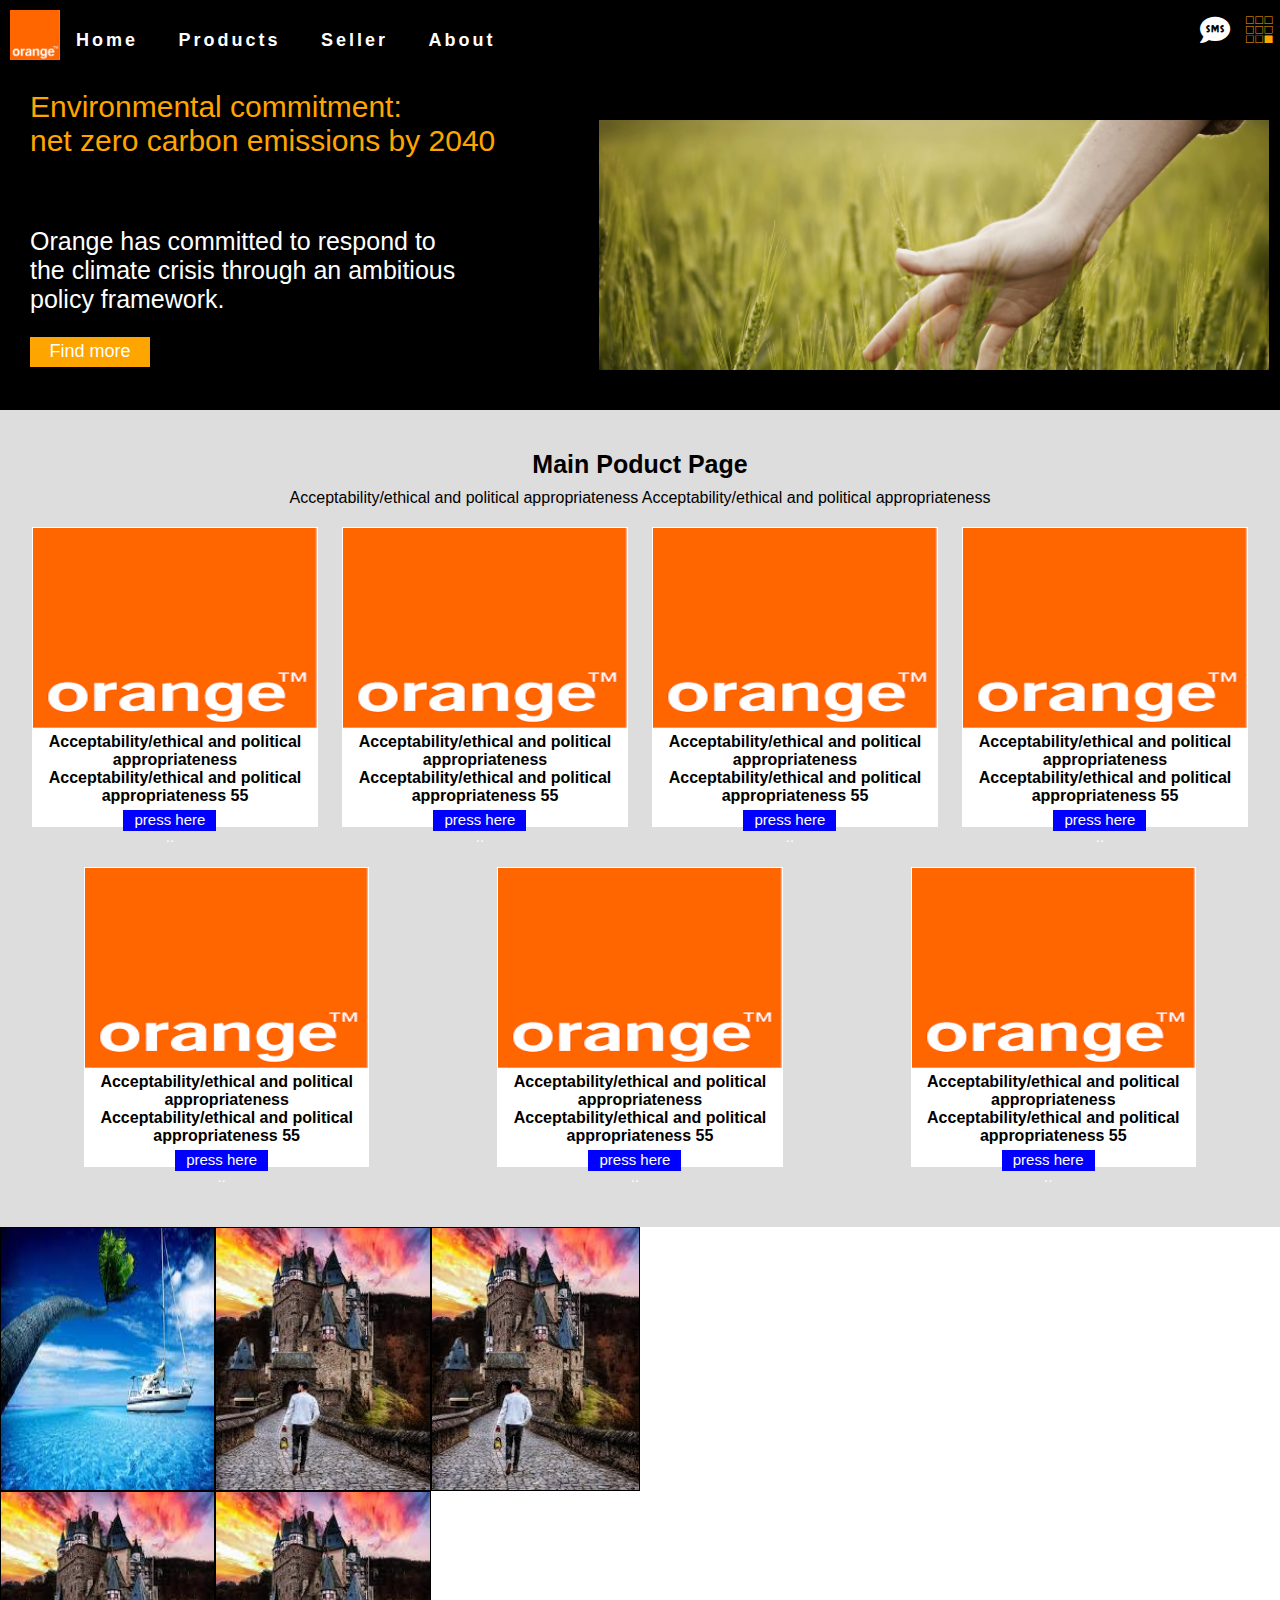
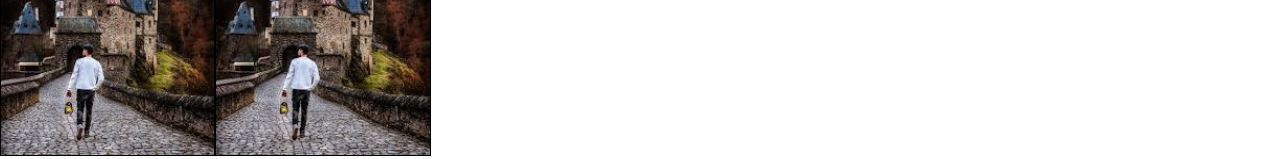
<file: html_with_css.html>
<!doctype html>
<html>
<head>
<meta charset="utf-8">
<title>Orange home page</title>

	<link rel="stylesheet" href="html_with_css.css">
	<link rel="stylesheet" href="css/all.min.css">
	
 
	 
	
</head>
 
	
<body>
	
	

 
 <div class="menu">
	 <ul>
		 
	  <li>Home</li>	 
		  <li>Products</li>	 
		  <li>Seller</li>	 
		  <li>About</li>	 
	</ul>
		 
	<div class="logo">
		 <img src="new project/media/pic/orange_icon.png" alt="">
	 </div>
	 
	 
	 
	 <section class="f_logo">
 <i class="fas fa-sms" style="font-size: 30px;" ></i>
 <i class="fab fa-buromobelexperte"  style="font-size: 30px;"></i>
 
	</section>  
  

 </div>


	
	<aside class="side1">
		
	<pre class="p1">Environmental commitment:
net zero carbon emissions by 2040
   </pre>
		
	<pre class="p2">Orange has committed to respond to 
the climate crisis through an ambitious
policy framework.
    </pre>
	
	<button>Find more</button>
 
	
	<div class="page-pic-1">
	<img src="new project/media/pic/hand.png" alt>
		
	</div>
	
	 </aside>
	
	
 <div class="container">
	 
	
	<div class="main">
	 <p class="title">Main Poduct Page</p>
	 <p class="des">Acceptability/ethical and political appropriateness Acceptability/ethical and political   appropriateness</p>
	 </div>
	 
	 <div class="products">
		 <div class="items">
		 <div class="image">
	 <img src="new project/media/pic/orange_icon.png" alt="">
			</div>
	 <p>Acceptability/ethical and political appropriateness Acceptability/ethical and political   appropriateness 55</p>
	 <button >press here ..</button>
		</div> 
		 
		 <div class="items">
		 <div class="image">
	 <img src="new project/media/pic/orange_icon.png" alt="">
			</div>
	 <p>Acceptability/ethical and political appropriateness Acceptability/ethical and political   appropriateness 55</p>
	 <button >press here ..</button>
		</div> 
		 
		 <div class="items">
		 <div class="image">
	 <img src="new project/media/pic/orange_icon.png" alt="">
			</div>
	 <p>Acceptability/ethical and political appropriateness Acceptability/ethical and political   appropriateness 55</p>
	 <button >press here ..</button>
		</div> 
		 
		  <div class="items">
		 <div class="image">
	 <img src="new project/media/pic/orange_icon.png" alt="">
			</div>
	 <p>Acceptability/ethical and political appropriateness Acceptability/ethical and political   appropriateness 55</p>
	 <button >press here ..</button>
		</div> 
		 
		  <div class="items">
		 <div class="image">
	 <img src="new project/media/pic/orange_icon.png" alt="">
			</div>
	 <p>Acceptability/ethical and political appropriateness Acceptability/ethical and political   appropriateness 55</p>
	 <button >press here ..</button>
		</div> 
		 
		  <div class="items">
		 <div class="image">
	 <img src="new project/media/pic/orange_icon.png" alt="">
			</div>
	 <p>Acceptability/ethical and political appropriateness Acceptability/ethical and political   appropriateness 55</p>
	 <button >press here ..</button>
		</div> 
		 
		  <div class="items">
		 <div class="image">
	 <img src="new project/media/pic/orange_icon.png" alt="">
			</div>
	 <p>Acceptability/ethical and political appropriateness Acceptability/ethical and political   appropriateness 55</p>
	 <button >press here ..</button>
		</div> 
	  
	 </div>
	 
 
</div>
	
 
	
 
	<div class="new_image">
	<div  >
	<img src="new project/media/pic/2.jpg" alt="">
	</div>
		
	<div >
	<img src="new project/media/pic/3.jpg" alt="">
	</div>
		
	<div  >
	<img src="new project/media/pic/3.jpg" alt="">
	</div>
		
	<div >
	<img src="new project/media/pic/3.jpg" alt="">
	</div>
		
	<div  >
	<img src="new project/media/pic/3.jpg" alt="">
	</div>
		
		
		</div>
	
 
	
	
</body>
</html>
</file>
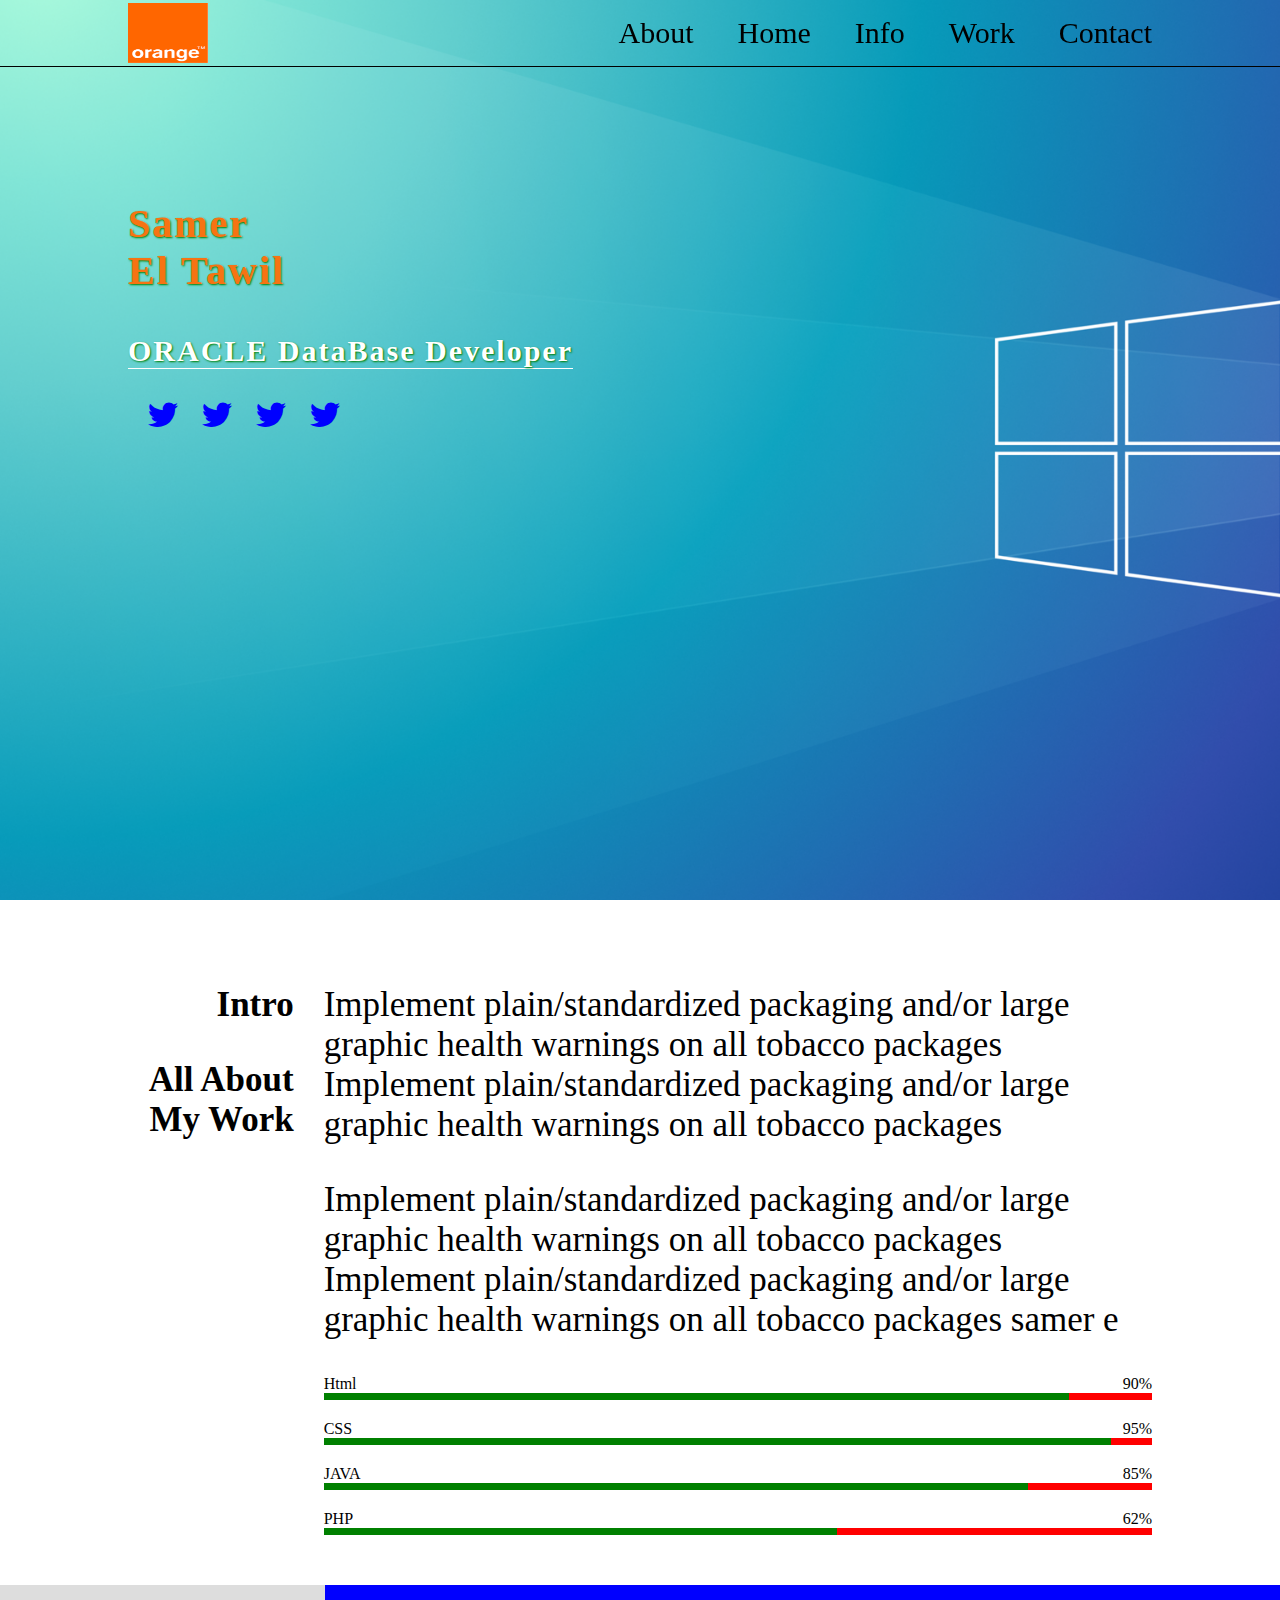
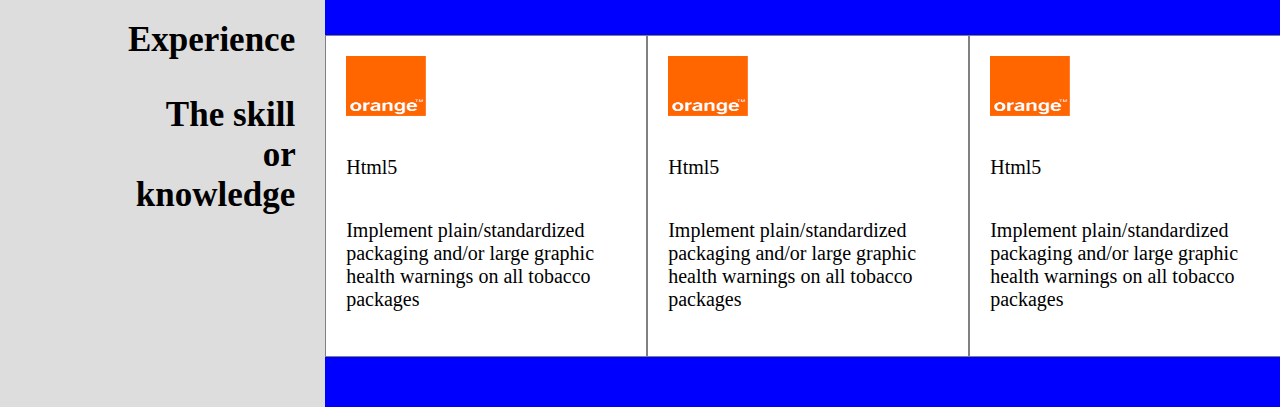
<file: temp_yassen.html>
<!doctype html>
<html>
<head>
<meta charset="utf-8">
	 <meta name="viewport" content="width=device-width,initial-scale=1.0">
<title>Untitled Document</title>
<link rel="stylesheet" href="temp_yassen_css.css">
<link rel="stylesheet" href="css/all.min.css">
<script src="js/main.js"></script>
	 
</head>

<body>
	 
 <header id="id1">
	<div class="container">
	<div class="logo">
		<img src="new project/media/pic/orange_icon.png" alt=>
		
		</div>
		
		<a href="#" id="btn-menu"><i class="fas fa-list"></i></a>
		
	<ul>
		<li><a href="https://www.facebook.com/">About</a></li> 
		<li><a href="https://www.facebook.com/">Home</a></li> 
		<li><a href="https://www.facebook.com/">Info</a></li> 
		<li><a href="https://www.facebook.com/">Work</a></li> 
		<li><a href="https://www.facebook.com/">Contact</a></li> 
	 
	</ul>
 
	</div>
	</header> 
	<section class="cover">
	<div class="container">
	
	<div class="data">
	<p CLASS="p1">samer <br> el tawil</p>
	<p CLASS="p2"> ORACLE DataBase Developer</p> 
		
	<a class="a2" href="https://twitter.com/login" target="_blank"><i class="fab fa-twitter"></i></a>
		<a class="a2" href="https://twitter.com/login" target="_blank"><i class="fab fa-twitter"></i></a>
		<a class="a2" href="https://twitter.com/login" target="_blank"><i class="fab fa-twitter"></i></a>
		<a class="a2" href="https://twitter.com/login" target="_blank"><i class="fab fa-twitter"></i></a>
		
</div>
	
		</div>
		</section>
	<section class="sec2">
	
	<div class="container">
		
		<div class="right-side">
		<p class="p1">Intro</p>
		<p class="p2"> All About My Work</p>
				
		</div>
		
		 <div class="new-contain">
		<div class="left-side">
		<p class="p3"> Implement plain/standardized packaging and/or large graphic health warnings on all tobacco packages Implement plain/standardized packaging and/or large graphic health warnings on all tobacco packages</p>
		<p class="p4">Implement plain/standardized packaging and/or large graphic health warnings on all tobacco packages
			Implement plain/standardized packaging and/or large graphic health warnings on all tobacco packages
			samer e</p>
		</div>
		
		
		
		
		
		
		
	
		<div class="marks">
		
		<div class="marj-name">Html</div>
		<div class="mark-degree">90%</div>
				
		</div>
			<div class="mark-div">
		<div id="html">  
		<div id="html-degree"> 
		</div>
		</div>
			</div>
		
		
		<div class="marks">
		
		<div class="marj-name">CSS</div>
		<div class="mark-degree">95%</div>
				
		</div>
			<div class="mark-div">
		<div id="css">  
		<div id="css-degree"> 
		</div>
		</div>
			</div>
		
		
		<div class="marks">
		
		<div class="marj-name">JAVA</div>
		<div class="mark-degree">85%</div>
				
		</div>
			<div class="mark-div">
		<div id="java">  
		<div id="java-degree"> 
		</div>
		</div>
			</div>
		
		
		
		<div class="marks">
		
		<div class="marj-name">PHP</div>
		<div class="mark-degree">62%</div>
				
		</div>
			<div class="mark-div">
		<div id="php">  
		<div id="php-degree"> 
		</div>
		</div>
				</div>
			</div>
		</div>
	
	</section>
	
	 <!-- -->
	<section class="exper">
	
		<div class="container">
	 
		
		<div class="right-side">
			
			<p>Experience</p>
			<p>The skill or knowledge</p>
			</div>
 
			
		<div class="left-side">
			
			<div class="div1">
			<div class="logo1">
		<img src="new project/media/pic/orange_icon.png" alt=>
			</div>
				<p>Html5</p>
			<p>Implement plain/standardized packaging and/or large graphic health warnings on all tobacco packages</p>
			</div>
			
			<div class="div1">
			<div class="logo1">
		<img src="new project/media/pic/orange_icon.png" alt=>
			</div>
				<p>Html5</p>
			<p>Implement plain/standardized packaging and/or large graphic health warnings on all tobacco packages</p>
			</div>
			
			
		<div class="div1">
			<div class="logo1">
		<img src="new project/media/pic/orange_icon.png" alt=>
			</div>
				<p>Html5</p>
			<p>Implement plain/standardized packaging and/or large graphic health warnings on all tobacco packages</p>
			</div>
			
			
			</div>
		 
		
		
		
		</div>
	
	
	
	</section>
	 
 <button id="go_id"><i class="fab fa-twitter"></i></button>
	
	<script>
		var navclor=document.getElementById('id1');
		var govar=document.getElementById('go_id');
		
		window.onscroll=function () {
 
		if (window.scrollY>=114) {
		 
		  navclor.style.backgroundColor="white"; 
		 
		} else {
			 navclor.style.backgroundColor="transparent";   
		} 
 
		if (window.scrollY>=300) {
			govar.style.display="block";
		}
		else if (window.scrollY<=300) { 
				govar.style.display=null;	
		}	
	 
		}
		
			 
 govar.onclick=function (){
	 window.scrollTo ({
		 top:0,
			left:0,
		  behavior:"smooth"
	 
	 }) ;
 }
	
  let namevar1=document.getElementsByClassName('p1');
		namevar1=(namevar1[0]).textContent;
		 console.log(namevar1)  
	
  let namevar2 =namevar1;
		namevar1[1].textContent=''; 
		 
 
	let i=0;
	let id =window.setInterval(function(){
	 
		namevar1.textContent  = namevar2[i];
	 console.log(namevar2[i])  
		if (namevar2.length-1 == i) { 
			console.log('11111111111')    
		window.clearInterval(id);
		}
		i++;
	}, 200) 
			 

 
	</script>
</body>
</html>
</file>
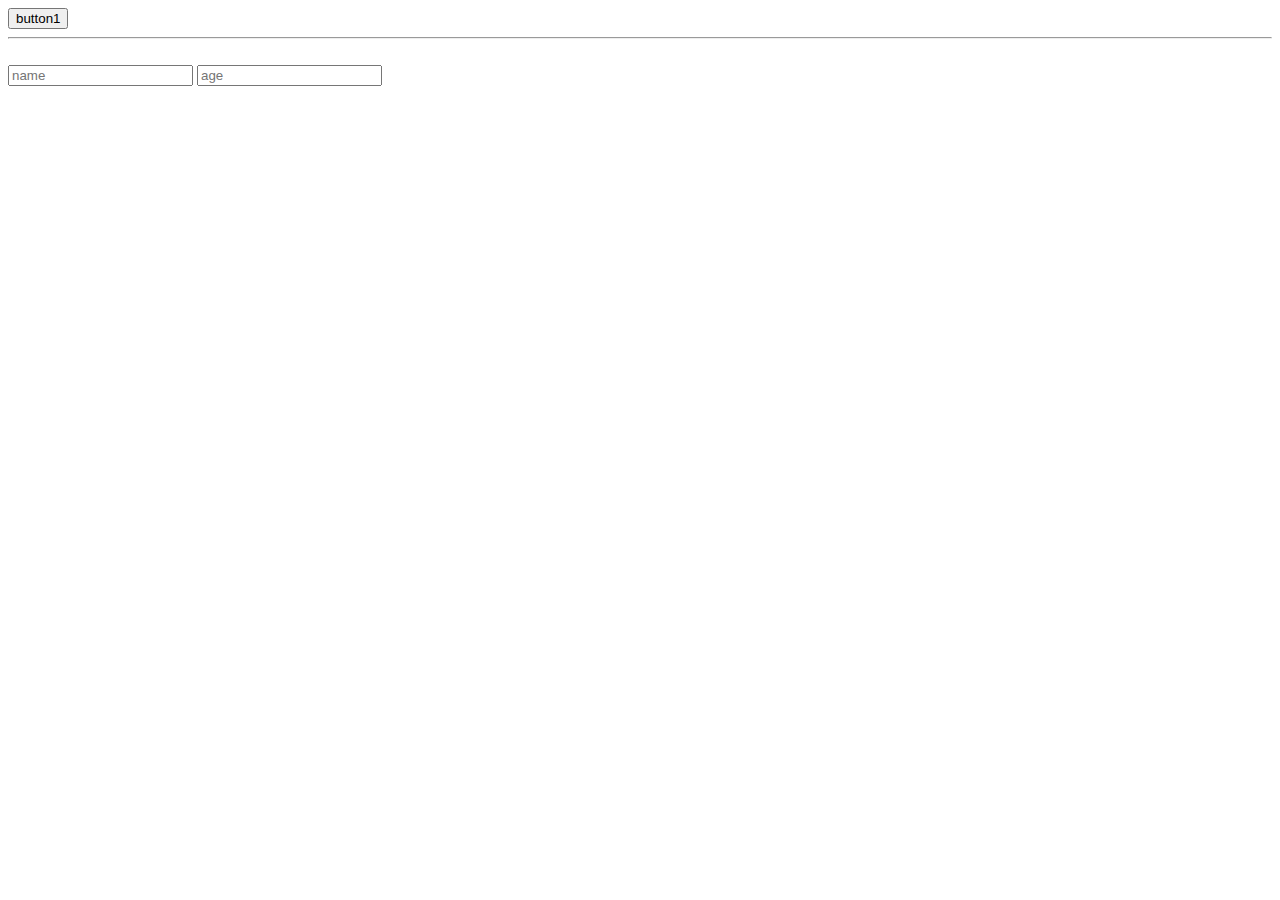
<file: test_js.html>
<!DOCTYPE html>
<html lang="en">
<head>
    <meta charset="UTF-8">
    <meta http-equiv="X-UA-Compatible" content="IE=edge">
    <meta name="viewport" content="width=device-width, initial-scale=1.0">
    <title>test11</title>
</head>
<body>
 <button  id="btn_id1" type="button">button1</button>
 
<hr>
<br>

 
 <form action="">
     <input type="text" id="name_id" placeholder="name">
     <input type="number" id="age_id" placeholder="age">
     <!-- <input type="submit" value="submit_value"  > -->

 </form>

    <script src="js/test.js"></script>
</body>
</html>
</file>
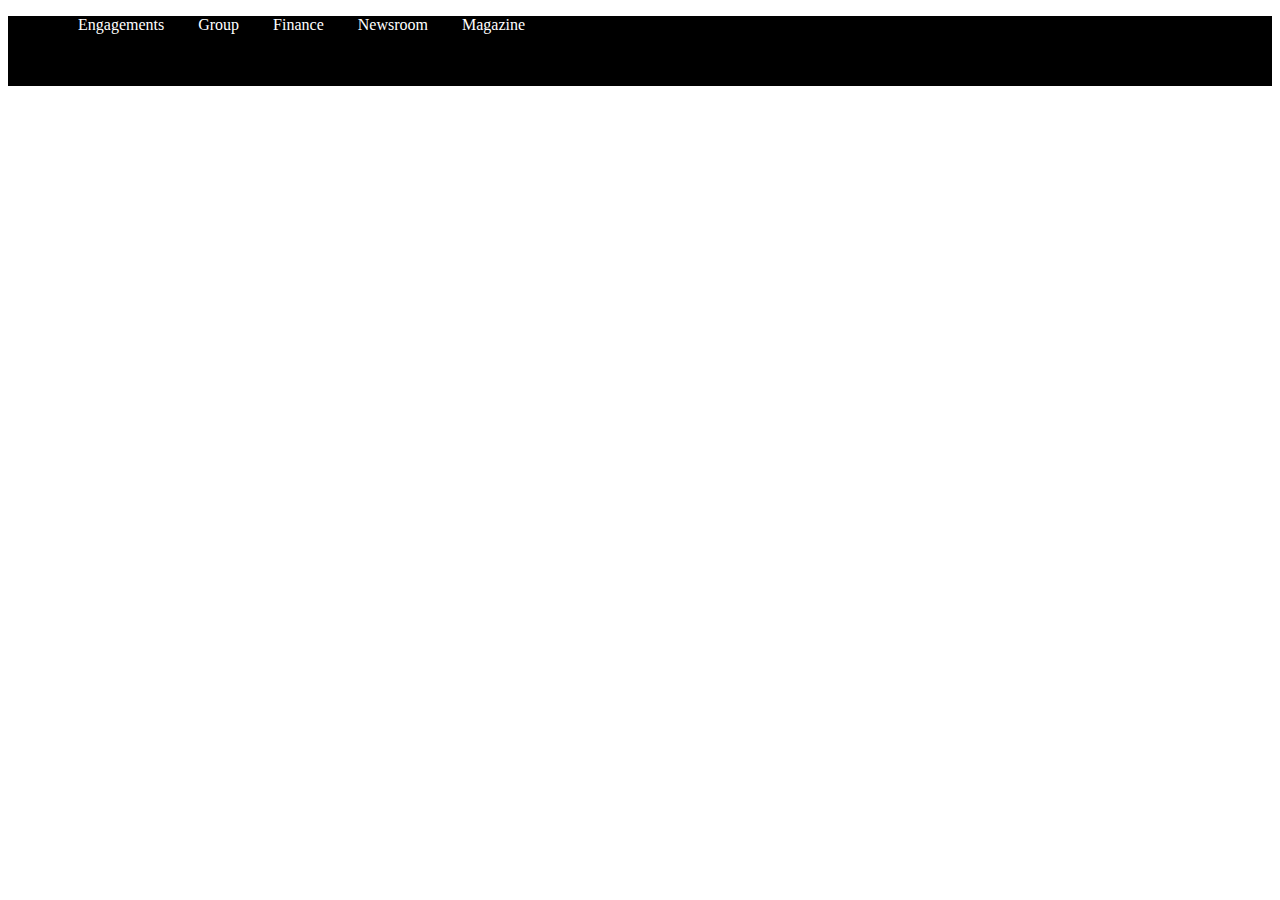
<file: new project/orange_index.html>
<!doctype html>
<html>
<head>
<meta charset="utf-8">
<title>ORANGE TELCOME</title>
   <link rel="stylesheet" href="orange_css.css">
</head>

<body>
	
	<div id="menu_id">
	
		<ul>
		<li>Engagements</li>
		<li>Group</li>
		<li>Finance</li>
		<li>Newsroom</li>
		<li>Magazine</li>
		</ul>
	
	
	
	</div>
	
	
	
</body>
</html>
</file>
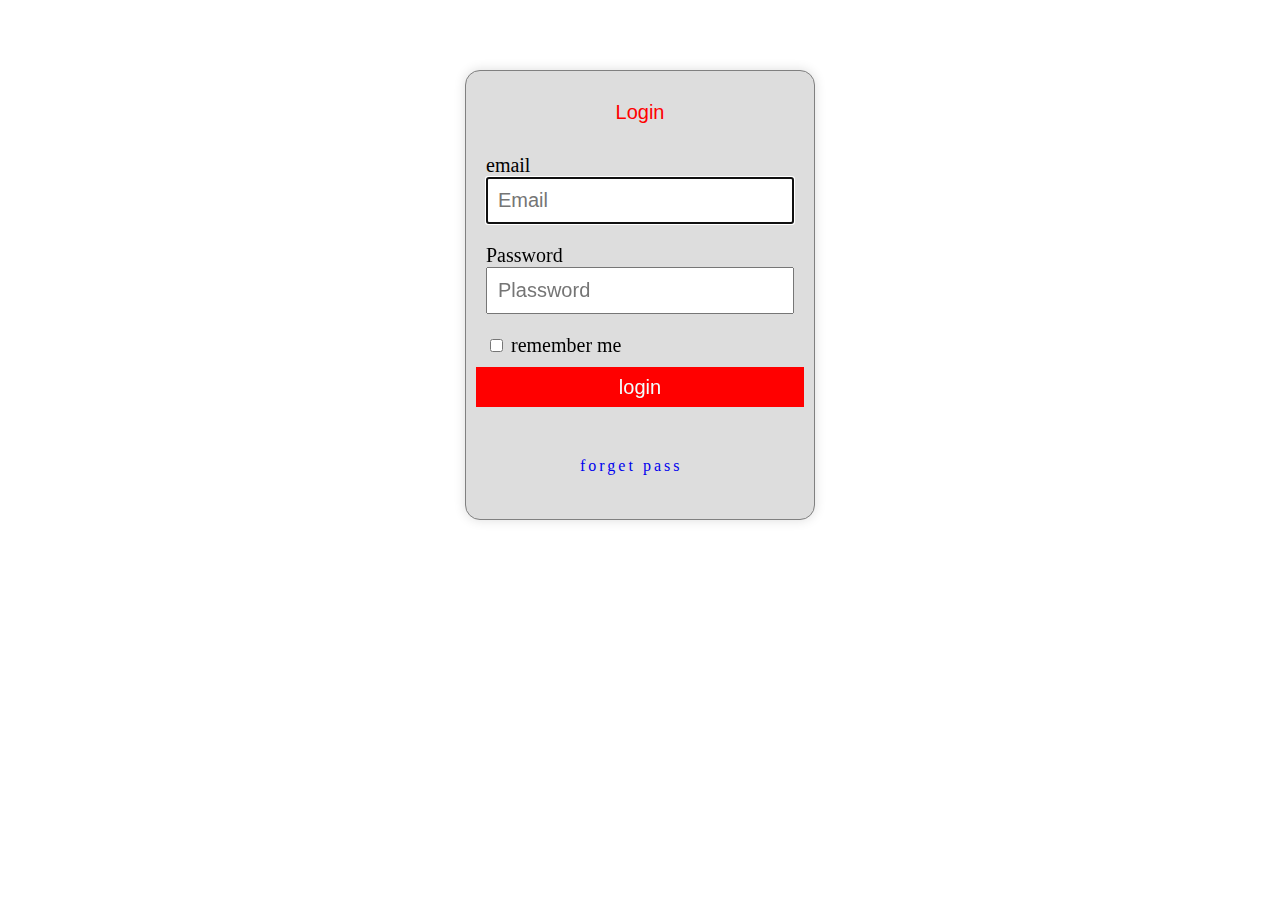
<file: work1/login_html.html>
<!doctype html>
<html>
<head>
<meta charset="utf-8">
<title>LOGIN</title>
	<link rel="stylesheet" href="login_css.css">
</head>

<body>
	
	<div id="main_div">
	
		<p>Login</p>
	
	
	
	 
	<form>
		
		<div class="div_cl2">
		<label for="email">email</label>
		<input type="email" name="email" placeholder="Email" id="email" autofocus class="div_cl2">
		</div>
		
		<div class="div_cl2">
		<label for="pass">Password</label>
		<input type="password" name="password" placeholder="Plassword" id="pass" class="div_cl2">
		</div>
		<div  class="div_cl2">
		
		<input type="checkbox" id="checkbox" value="1" name="checkbox">
		<label for="checkbox">remember me</label>
		</div>
	 <input type="submit" value="login" class="div_cl3"> 
		<div>
		<a href="#" >forget pass</a>
		
		</div>
		</form>
		</div>
	
	
</body>
</html>
</file>
<file: work1/index_css.css>
@charset "utf-8";
/* CSS Document */

* {
	box-sizing: border-box; 
}

body{
	/* margin-top: 0px ; */
	aligne:right;
	direction: rtl;
	height: 800px;
	
}

li {
	
    display: inline-block; 
	color: red;
	list-style-type: none;
	letter-spacing: 2px;
	font-size: 20px;
	cursor: pointer;
	 margin-left: 70px;   
	padding: 30px;
	 
		
	 
}

li a {
	
text-decoration-line: none;	
color: black;
opacity: .5;
}



 
#border_id {
	 
	 background-color:#ddd;
	direction: rtl;
	width:100%;
	z-index: 15;
	
	
	
}

div ul{
	position: fixed;
	top: -14px;
	left: 10px;
	
}
 

#test {
	color: blue;
	background-color: #260D46;
		 margin-top: 200px;  
	    width: 500px;
	position: relative;
	top: 16px;
	right: 26px;
z-index:7;
	
}
</file>
<file: css/alj_temp1.css>
@charset "utf-8";
 
body{

  direction: rtl;
/*	font-family: 'Raleway', sans-serif !important;*/
/*	font-family: 'Tajawal', sans-serif !important;*/

	height: 5000px;
 
}

.img_logo {
	width: 80px;
	height: 80px;

}

.img_logo img {
width: 100%;
height: 100%;	
object-fit: cover;

		
}

.navbar-light {
	background-color: #FFFFFF !important;
}
.nav-item {
	padding: 10px;
	
}

.play_id , .active , #navbarDropdown  {
	font-size: 1rem;
	font-weight: bold;
	text-decoration:none;
	color: black;
	padding-right: 10px;
 
}
 .search_icon , .play_icon {
	margin-right: 30px;
	 font-size: 22px;
}

.search_icon2 {
	position: absolute;
	top:116px;
	right:130px;
	font-size: 22px;
	text-decoration: none;
	cursor:default;
	color: black;
	
}

#search_place {
	width: 100%;
	height: 55px;
	background-color: #f0f0f0;  
 

}
#search_field {
	width: 90%;
	height: 37px;
	margin: 10px 0px;
  padding-right: 40px;
 

 

}

.search_field_hidde {
 
	display: none;

}
 .search_field_show {
	display: inline-block;
}
.my_search_btn {
background-color: #4D4D4D;	
 position: absolute;
	border: none;
	color: beige;
	width: 100px;
	height: 37px;
	top:107px;
	left:120px;

}


 
.imge_p1 img {
	width: 100%;
	height: 100%;
	object-fit: cover;
}
.news_p1 .s2 .s3 {
color: black;
text-decoration: none;
font-family: "Aljazeera","Helvetica Neue","Helvetica","Arial",sans-serif !important;
}

.news_p1 .s2 .s3:hover{
text-decoration:underline;	
color: black;
cursor:pointer;
}
 
.p2_parts {
 
 	width: 300px;
	font-family: "Aljazeera","Helvetica Neue","Helvetica","Arial",sans-serif !important;
	font-size: 20px;

}

.ads span {

	text-align: center;
 	width: 970px;
	display: inline-block;
}
.ads{
	
width:970px;
height: 250px;
margin: auto  auto;
 
	
 
}

.news_p3 {
	background-color: #ddd;
	margin: 50px 0px;
	height: 100%;

}
 
.right_side {
	width:66%;
}

.news_left {
	width:34%;
}
 
.resize_img_css {
	width:50% !important;
	height: 50% !important;
	direction: ltr;
}

.right_side {
	width: 770px;
	height: 340px;

}

.right_side2 {
	width: 770px;
/*	height: 640px;*/
	 
}
.news3_imge_side {
	width: 300px;
	height: 200px;
	margin-left: 10px;

}

.news3_imge_side2 {
	width: 750px;
	height:413px;
	margin-left: 10px;

}



.news3_imge_side img,.news3_imge_side2  img {
	width: 100%;
	height: 100%;
	object-fit: cover;
}

.con {
	padding-top: 20px ;
	padding-bottom: 20px;
}
 
.news3_icon {
 width: 150px;

	position: absolute;
	left: 760px;
	color: gray;
	z-index: 10;
}
.card-header {
	padding: 0px 0px !important;
 
}
</file>
<file: css/alj_temp3.css>
@charset "utf-8";
 
body{

  direction: rtl;
  height: 3000px;
 
}
@font-face{
	font-family:'samer_font' ;
	src:url("../webfonts/ShadowsIntoLightTwo-Regular.ttf");
}

.navbar {
	position:fixed;
	width: 100%;
	z-index:100;
}

.img_logo {
	width: 80px;
	height: 80px;
}

.img_logo img {
width: 100%;
height: 100%;	
object-fit: cover;
}

.navbar-light {
	background-color: #FFFFFF !important;
}
.nav-item {
	padding: 10px;
	
}

.play_id , .active , #navbarDropdown  {
	font-size: 1rem;
	font-weight: bold;
	text-decoration:none;
	color: black;
	padding-right: 10px;
 
}
 .search_icon , .play_icon {
	margin-right: 30px;
	 font-size: 22px;
}

.search_icon2 {
	position: absolute;
	top:116px;
	right:130px;
	font-size: 22px;
	text-decoration: none;
	cursor:default;
	color: black;
	
}

#search_place {
	width: 100%;
	height: 55px;
	background-color: #f0f0f0;  
 

}
#search_field {
	width: 90%;
	height: 37px;
	margin: 10px 0px;
  padding-right: 40px;
 

 

}

.search_field_hidde {
 
	display: none;

}

.my_search_btn {
background-color: #4D4D4D;	
 position: absolute;
	border: none;
	color: beige;
	width: 100px;
	height: 37px;
	top:107px;
	left:120px;

}


 
.imge_p1 img {
	width: 100%;
	height: 100%;
	object-fit: cover;
}
.news_p1 .s2 .s3 {
color: black;
text-decoration: none;
font-family: "Aljazeera","Helvetica Neue","Helvetica","Arial",sans-serif !important;
}

.news_p1 .s2 .s3:hover{
text-decoration:underline;	
color: black;
cursor:pointer;
}
 
.p2_parts {
 
 	width: 300px;
	font-family: "Aljazeera","Helvetica Neue","Helvetica","Arial",sans-serif !important;
	font-size: 20px;

}

.ads span {

	text-align: center;
 	width: 970px;
	display: inline-block;
}
.ads{
	
width:970px;
height: 250px;
margin: auto  auto;
 
	
}
.part3{
	
	background-color: #ddd;
	margin: 50px auto;
 
}
.right_side {
width: 62%;	
}

.left_side {
width: 34%;	
}

.right_card1_p,.right_card2_p {
	width: 50%;
	padding: 10px;
	background-color: white;
}
.right_card2_p {
	width: 100%;
}
.right_card1_p .main_news_p ,.right_card2_p .main_news_p {
	font-family: "Aljazeera","Helvetica Neue","Helvetica","Arial",sans-serif !important;
	font-size: 30px;	
}
.right_card1_p .sub_news_p,.right_card2_p .sub_news_p {
	font-family: "Aljazeera","Helvetica Neue","Helvetica","Arial",sans-serif !important;
	font-size: 16px;
	color: gray;
}




.right_card1 {
	display: flex;
	background-color: white;
	/*margin: 30px  0px;*/
	margin-top: 30px;
	justify-content: space-between;
}

.right_side .right_card2,.left_card1 {
	display: flex;
	flex-direction: column;
	background-color: white;
	margin: 30px 0px;
	justify-content: space-between;
	width: 100%;
 
}

 

.right_card1_img {
	width: 300px;
	height: 200px;
	
	margin:15px 15px;
}

.right_card2_img {
	width:100%;
	height: 300px;
	margin:0px 0px;
	
}

.right_card2_img img {
	width: 100%;
	height: 100%;
	object-fit: cover;
}
.right_card1_img img {
	width: 100%;
	height: 100%;
	object-fit: cover;
}
.container {
	display: flex;
	justify-content: space-between;
}
.oo {
	width: 95%;
	margin: auto auto;
}
.left_news_col {
padding: 10px;
	background-color: white;
	
}
.left_news3_p {
		font-family: "Aljazeera","Helvetica Neue","Helvetica","Arial",sans-serif !important;
	font-size: 16px;
	 
}
.alj_font {
		font-family: "Aljazeera","Helvetica Neue","Helvetica","Arial",sans-serif 
}
 
.news3_multi_card {
	border: 1px solid #ddd;
	background-color:white;
	width: 180px;
	height: 307px;
}
.news3_multi_card .right_card3_img{
	width: 180px;
	height: 130px;
	
}
.right_card3_img img {
	width: 100%;
	height: 100%;
}
.news3_head {
	background-color: white;
	width: 100%;
/*	border: 1px solid black;*/
/*	padding-right: 80px;*/
	padding :10px 65px 0px 0px;
	margin-bottom: 0px;
	 
}

.margin_0_css {
	margin: 0px 0px;
}
.news3_footer {
	display: flex;
	
}

.fa-share { 
cursor: pointer;

 
}
.fa-facebook,.fa-twitter {
	display: none;

}
.fa-twitter {
	color:#00acee;
}
.fa-facebook {
	color:#3b5998;
}
 
  .search_field_show {
   display: inline-block;
/*  transition-timing-function: linear;
  transition-duration: 1s;
  font-size: 20px;*/
 
}
 
.fa-share {
  transition-timing-function:smooth;
  transition-duration: 1s;
 
 	
}
.fa-share:hover{
	 color: blue !important; 
	    
 }
 
.p_test {
	font-family: 'samer_font',"Aljazeera","Helvetica Neue","Helvetica","Arial",sans-serif ;
}
.dd{
 font-family: "Aljazeera","Helvetica Neue","Helvetica","Arial",sans-serif;
  transition-timing-function:smooth;
  transition-duration: 0.5s;
	font-size:20px !important;
	font-weight:normal !important;
}
.dd:hover {
	text-decoration: underline;
	color: blue;
 
}

#move_to {
	position:fixed;
	bottom: 30px;
	right: 30px;
	display: none;
	border: none;
	color: #3b5998;
	
}
</file>
<file: html_with_css.css>
@charset "utf-8";
/* CSS Document */

*{
	box-sizing: border-box;
	margin: 0;
	font-family: HelvNowOrange, Helvetica Neue, Helvetica, Arial, -apple-system, BlinkMacSystemFont, Segoe UI, Roboto, Liberation Sans, sans-serif, Apple Color Emoji, Segoe UI Emoji, Segoe UI Symbol, Noto Color Emoji;
	 
	 
}
 
.container {
	
	background-color:#ddd;
	margin: 0px 0px;
	padding: 20px;
	 
	
	
}

  .menu {
	
 background-color: black; 
 color: white;
 margin:0px 0px;
 display: flex;
 justify-content: flex-end;
 align-items: center;
 position: relative;
	  

}

 .menu ul {
 
	width: 100%;
	height: 70px;

 
	
	
	
	}

 .menu li {
	 display: inline-block; 
	list-style: none;
	text-align: center;
	 
	
 
	 margin-left: 36px; 
	 margin-top:30px;
	 font-size: 18px; 
	 
	 font-weight: bold;
	 letter-spacing: 3px;
	 cursor: pointer;
 

	
}

 
.menu .logo {
	width: 50px;
	height: 50px;
	margin-top: 5px;
	position: absolute;
	left: 10px;
	top: 5px;
	 
	
}

.menu .logo img {
	width: 100%;
	height: 100%;
	
	
}


 

.menu .f_logo i:first-child {
	 
	color: white;
	 top:15px;
	right: 50px;
	position:absolute;
	
}

.menu .f_logo i:last-child {
	color: orange;
	 top:15px;
	right: 8px;
	position:absolute;
}


.side1 {
	background-color: black;
	margin-top: 0px;
	 height: 340px;
	width:100%; 
	margin-left: 0px;

	 
	 
	
}
.side1 .p1 {
	font-size: 30px;
	color: orange;
	padding-top: 20px;
	margin-bottom: 35px;
	margin-left: 30px;
	
}

.side1 .p2 {
	font-size: 25px;
	color: white;
	margin-left: 30px;
	
}

 .side1 .p1::selection{
	 color: white;	
	
}


 .side1 .p2::selection{
	 color: orange;	
	
}


.side1 button {
	background-color: orange;
	width: 120px;
	height: 30px;
	margin-left: 30px;
	margin-top: -15px;
	color: white;
	border: none;
	font-size: 18px;
		 
	
}

 
.page-pic {


  display: flex;
  

	
}

  .page-pic-1 {
	
    background-color: blue; 
	  
    width: 670px;
	height: 250px;
	  
	position: absolute;
	top: 120px;
	right: 11px;
	   
}

  .page-pic-1 img
{
	
	width: 100%;
	height: 100%;
	object-fit: cover;
 
}
 
 

.main {
	
	text-align: center;
 
}

.main .title {
	
	margin-top: 20px;
	font-size: 25px;
	color: black;
  font-weight: bold;
	margin-bottom: 10px;
 
	 
	
}

.container .products {
 
	width:100%;
	height: 680px;
	margin-top: 20px;
	
    display: flex; 
	justify-content:space-around;
	flex-wrap: wrap;
	
	
	
	
	
	
}

.container .products .items{
	width:23%;
	border: 0.5px solid white;
	height: 300px;
	background-color: white;
	
	 
	
}
.container .products .image {
 
  width: 100%; 
  height: 200px; 
 overflow: hidden;
	 
}

.container .products .image img {
	 width: 100%; 
	 height:100%;
	object-fit:fill;
	
	 transition: 1s;
	 
	
}

 
.container .products .image img:hover {
transform: scale(1.5);
	 
	
}

 
.container .products p{
	text-align: center;
	color: black;
	font-weight: bold;
	padding: 5px;
}


.container .products button {
	border: none;
    margin-left: 90px;
	font-size: 15px;
	background-color: blue;
	color: white;
	 width: 93px;
	height: 21px; 
}
/* end 1 */

/* start 2 */

  .new_image {
	 width:50%;
	  height: 200px;
	background-color: yellow;
	  display: grid;
	  grid-template-columns: auto auto auto;

}
.new_image div {
	border: 1px solid black;
	width: 100%;
	 height: 100%
}

.new_image div img {
	width: 100%;
	 height: 100%;
	object-fit: fill;
}
</file>
<file: temp_yassen_css.css>
@charset "utf-8";
/* CSS Document */

body{
    margin:0px; 
}
#id1 {
	
	
	background-color:transparent;
 
	border-bottom: 0.5px solid black;
 	position: fixed; /* لتثبيت القائمة دائما  */
	z-index: 100;
	 width: 100%;
	


	
	}

header .container #btn-menu {
	display: none;
}
 
  .container{
	width: 80%;
	  margin: 0px auto ; 
	 display: flex;
	justify-content: space-between;
}
header .logo {
	width: 80px;
	height: 60px;
	 margin: auto 0px; 
}

header .logo img
{
width: 100%;
height: 100%;
}

header ul li {
	display: inline-block;
	
	
}

 
header ul li a 
{
font-size: 30px;
 
	margin-left: 40px;
color: black;
text-decoration: none;
 
}

header ul li a:hover {
	color:red;
}



.cover{
	background-image: url("new project/media/pic/Window-11-Wallpaper.png" );
	background-size: cover;
	width: 100%;
	height: 100vh;
	/* display: flex; */

}

.cover .container .p1 {
	color: #f77313;
	font-size: 40px;
	font-weight: bold;
	letter-spacing: 2px;
	text-shadow: 1px 1px 2px green;
	text-transform:Capitalize ;
	  margin-top: 200px;
	  
	 
}

.cover .container .p2 {
	color: white;
	font-size: 30px;
	font-weight: bold;
	letter-spacing: 2px;
	text-shadow: 1px 1px 2px green;
	text-transform:Capitalize ;
	border-bottom: 0.5px solid white;
	width:fit-content;
}

.a2 {
	color:blue;
	margin-left: 20px;
	font-size: 30px;

}
   
.sec2 {
	
	margin: 50px 0px;
	/*height: 100vh;*/
	
 
}
/*
 .container {
	display: flex;
}
*/
  .right-side {
	 
	width:20%;
	direction: rtl;
	padding-right:30px; 
	font-size: 35px;
	font-weight: bold;
	 
}

  .left-side {
	width: 100%; 
	font-size: 35px;
	 
}

.sec2 .marks {

	display: flex;
 justify-content: space-between; 
	
}
 


.container .new-contain {

	width: 100%;
 
	 
}

.sec2 .new-contain #html{
	width:100%;
	height: 7px;
	background-color:  red;
	margin-bottom: 20px;
 
}
 
.sec2 .new-contain #html-degree{
	width:90%;
	height: 7px;
	background-color:  green;
}

.sec2  .new-contain #css{
	width:100%;
	height: 7px;
	background-color:  red;
		margin-bottom: 20px;
 
}
 
.sec2 .new-contain #css-degree{
	width:95%;
	height: 7px;
	background-color:  green;
}

.sec2  .new-contain #java{
	width:100%;
	height: 7px;
	background-color:  red;
		margin-bottom: 20px;
 
}
 
.sec2 .new-contain #java-degree{
	width:85%;
	height: 7px;
	background-color:  green;
}

 .sec2 .new-contain #php{
	width:100%;
	height: 7px;
	background-color:  red;
	/* 	margin-bottom: 20px;*/
 
}
 
.sec2 .new-contain #php-degree{
	width:62%;
	height: 7px;
	background-color:  green;
	margin-bottom: 20px;
}

.exper {
	background-color: #ddd;
 
	/*height:500px;*/
	
	
}
/*
.exper .right-side {
	background-color:red;
	width: 20%;
	direction: rtl;
}

.exper .container{
	display: flex;
 justify-content: space-between;
	padding-top: 50px;
	padding-bottom: 50px;
}
*/ 
.exper .container .left-side{
	display: flex;
	  width: 100%; 
	 justify-content: space-between; 
 	padding-top: 50px;
	padding-bottom: 50px; 
 	background: blue;

	 
}
 .div1 {
	padding: 10px;
	background: blue;
}

 .logo1 {
	width: 80px;
	height: 60px;
	 padding: 10px;
}

  .logo1 img
{
width: 100%;
height: 100%;

}

.left-side .div1 {
	border: 0.5px solid gray;
	width: 300px;
	height: 300px;
	font-size: 20px;
	background-color: white;
	transition: 0.5s;
	 
}

.left-side .div1 p {
	padding: 10px;
}

.left-side .div1:hover {
 
	background-color: pink;
	transform: scale(1.1);
	 
}

@media (max-width:767px) {
	
	header .container #btn-menu {
	display: block;
	position: absolute;
	right: 30px;
	font-size: 30px;
}
	
		header .container #btn-menu:focus +ul {
	display: block;
	 
}
	
	.container{
		flex-direction: column;
	}	
	.right-side{
		width: 100%;
		text-align: center;
	}
	.exper .left-side {
		height: 1000px;
		flex-direction: column;
	 align-items: center;
		justify-content: space-between;
	}
	
	header ul li {
	display: block;
    margin-bottom: 10px;
	
}
	header ul   {
 
	position: absolute;
		top:80px;
		width:80%;
		direction: rtl;
		display: none;
		background-color: aqua;
	 
}
	
 
	header ul li a{
		
		 	margin-left: 0px;
			font-size: 20px;
	}

	.container .data {
		margin:200px auto;
	}
}
#go_id {
	position: fixed;
	bottom: 30px;
	right: 5px;
	color: red;
	font-size: 25px;
	display: none;
}
</file>
<file: new project/orange_css.css>
@charset "utf-8";
/* CSS Document */

*{ 
	box-sizing: border-box; 
}

body{
	margin-top: 0px;
}

#menu_id {
	background-color: #000000;
	color: white;
	width: 100%;
	height: 70px;
	font: 20px;
	
	
}

#menu_id li {
	
	
	display: inline-block;
    list-style-type: none;
	/*padding: 20px;*/
	margin-left:30px;
	
	
}
</file>
<file: work1/login_css.css>
@charset "utf-8";
/* CSS Document */

* {
		
		box-sizing: border-box;
}

#main_div{
	margin: 70px auto;
	width: 350px;
	height: 450px;
	background-color: #ddd;
	border: 1px solid gray;
	border-radius: 15px;
	padding: 10px;
	box-shadow: 0px 0px 12px 0px #ddd;
	
	

}

p{
	
	text-align: center;
	font-family: Gotham, "Helvetica Neue", Helvetica, Arial, "sans-serif";
	font-size: 20px;
	color: red;
	
}

.div_cl2 {
	
	font-size: 20px;
	padding: 10px;
width: 100%;

}




.div_cl3 {
	width:100%;
	height: 40px;
	background-color: red;
	border: none;
	color: azure;
    font-size: 20px; 
	margin-bottom: 50px;

}

a {
	
	text-align: center;
	text-decoration-line:none;
	letter-spacing: 3px;
	margin-left: 104px;
 
		
}

 input::selection{
	 color: red;
}
</file>
